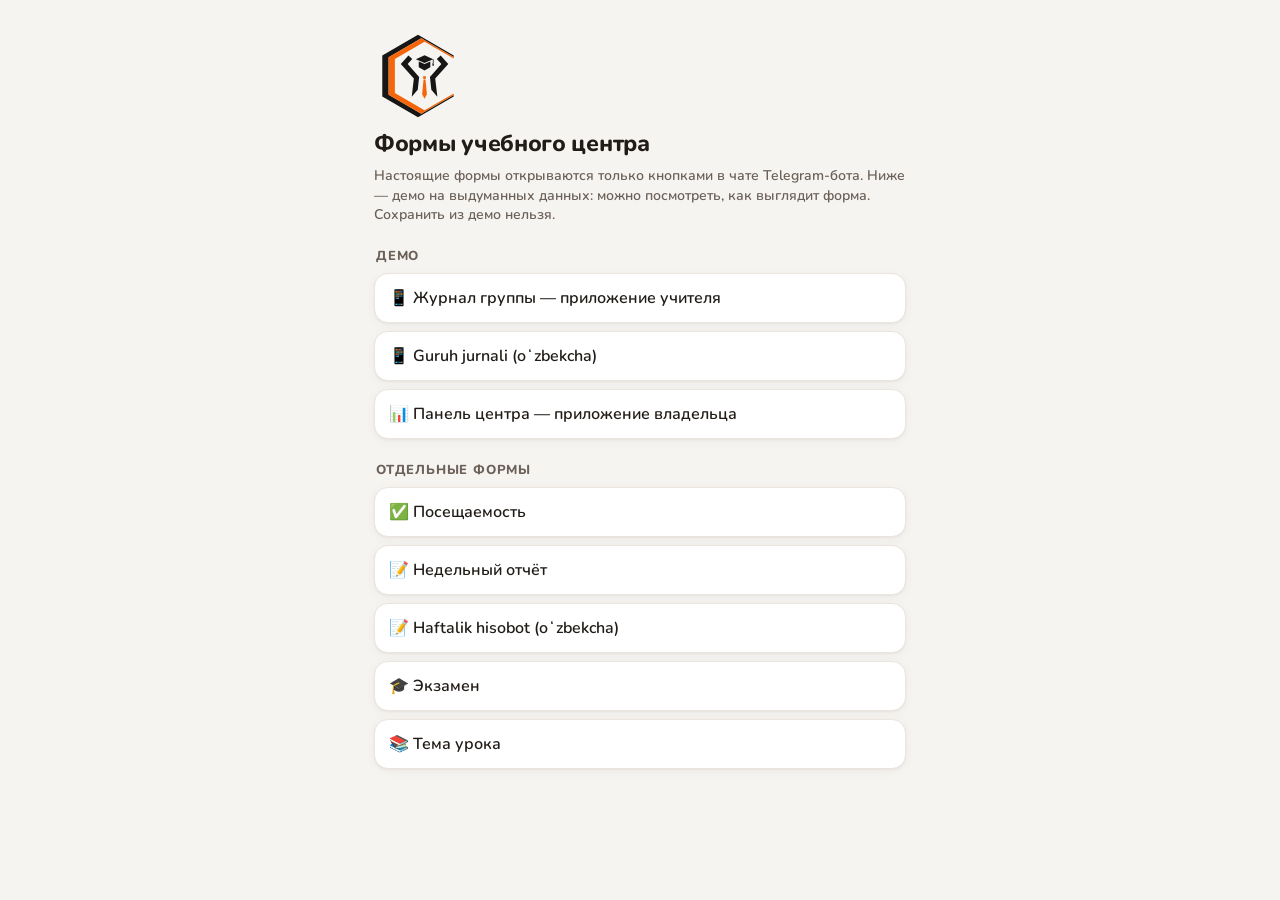
<file: docs/index.html>
<!DOCTYPE html>
<html lang="ru">
<head>
  <meta charset="utf-8">
  <meta name="viewport" content="width=device-width, initial-scale=1">
  <meta name="robots" content="noindex">
  <title>Формы учебного центра</title>
  <link rel="icon" href="./assets/logo.svg" type="image/svg+xml">
  <link rel="alternate icon" href="./assets/logo-32.png" type="image/png">
  <link rel="apple-touch-icon" href="./assets/logo-180.png">
  <link rel="stylesheet" href="assets/style.css">
</head>
<body>
<main>
  <picture class="landing-logo">
    <source srcset="assets/logo-dark.svg" media="(prefers-color-scheme: dark)">
    <img src="assets/logo.svg" alt="" width="96" height="96">
  </picture>
  <h1>Формы учебного центра</h1>
  <p class="hint">Настоящие формы открываются только кнопками в чате Telegram-бота.
    Ниже — демо на выдуманных данных: можно посмотреть, как выглядит форма. Сохранить из демо нельзя.</p>
  <h2>Демо</h2>
  <a class="choice" href="app/?demo"><span class="grow">📱 Журнал группы — приложение учителя</span></a>
  <a class="choice" href="app/?demo&amp;lang=uz"><span class="grow">📱 Guruh jurnali (oʻzbekcha)</span></a>
  <a class="choice" href="owner/?demo"><span class="grow">📊 Панель центра — приложение владельца</span></a>
  <h2>Отдельные формы</h2>
  <a class="choice" href="forms/attendance.html?demo"><span class="grow">✅ Посещаемость</span></a>
  <a class="choice" href="forms/weekly.html?demo"><span class="grow">📝 Недельный отчёт</span></a>
  <a class="choice" href="forms/weekly.html?demo&amp;lang=uz"><span class="grow">📝 Haftalik hisobot (oʻzbekcha)</span></a>
  <a class="choice" href="forms/exam.html?demo"><span class="grow">🎓 Экзамен</span></a>
  <a class="choice" href="forms/topic.html?demo"><span class="grow">📚 Тема урока</span></a>
</main>
<script>
  if (window.matchMedia && matchMedia("(prefers-color-scheme: dark)").matches)
    document.documentElement.setAttribute("data-theme", "dark");
</script>
</body>
</html>
</file>
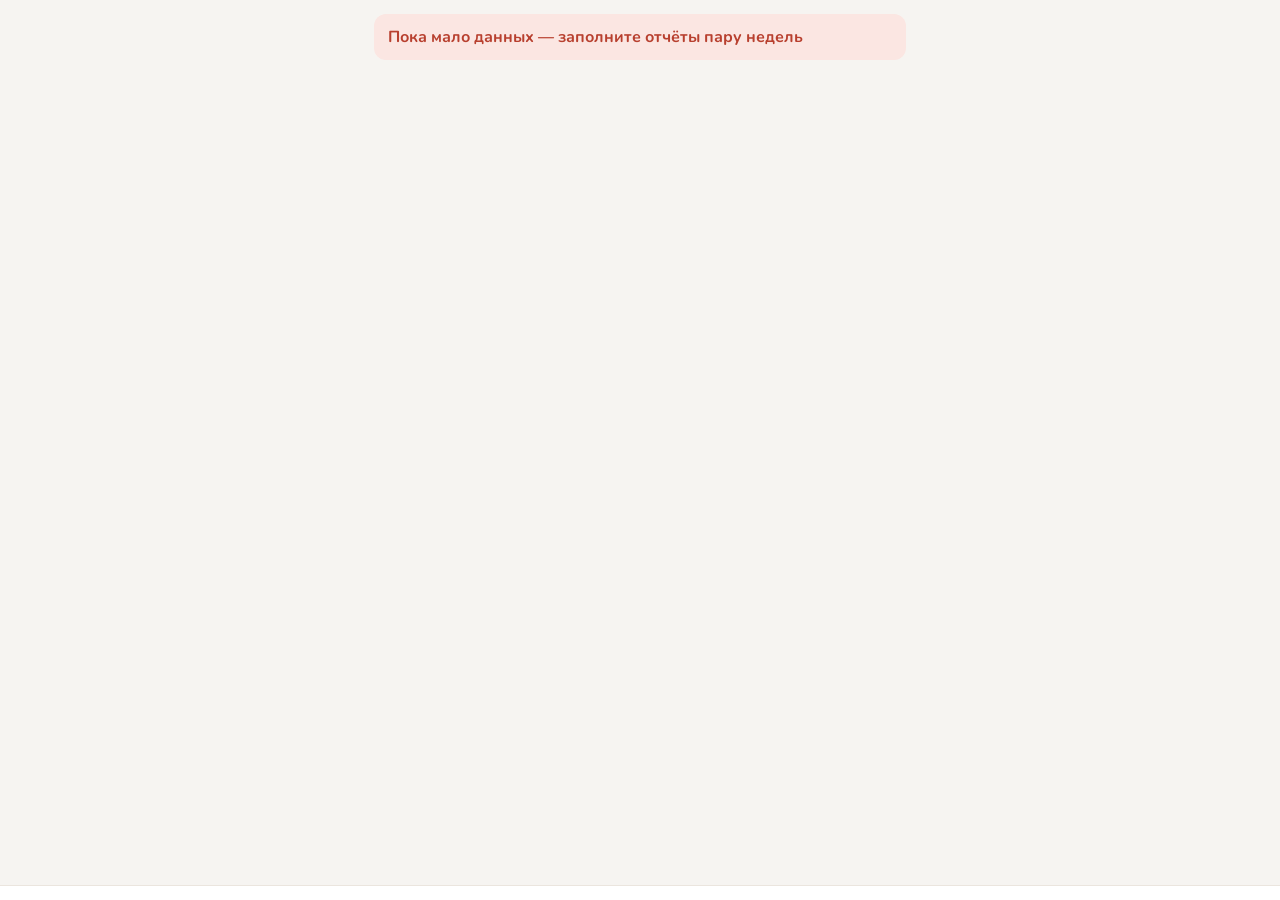
<file: docs/app/index.html>
<!DOCTYPE html>
<html lang="ru">
<head>
  <meta charset="utf-8">
  <meta name="viewport" content="width=device-width, initial-scale=1, maximum-scale=1">
  <meta name="referrer" content="no-referrer">
  <meta name="robots" content="noindex">
  <title>Журнал группы</title>
  <link rel="icon" href="../assets/logo.svg" type="image/svg+xml">
  <link rel="alternate icon" href="../assets/logo-32.png" type="image/png">
  <link rel="apple-touch-icon" href="../assets/logo-180.png">
  <link rel="preload" href="../assets/fonts/nunito-cyrillic-wght-normal.woff2" as="font" type="font/woff2" crossorigin>
  <link rel="stylesheet" href="../assets/style.css">
  <!-- common.js первым: он запоминает ссылку до того, как её увидит telegram-web-app.js -->
  <script src="../assets/common.js"></script>
  <script src="https://telegram.org/js/telegram-web-app.js"></script>
</head>
<body class="with-tabs">
<div id="hubbar" class="hubbar hidden"><button type="button" id="hubback">← <span id="hubname"></span></button></div>
<main id="app"></main>
<nav id="tabbar" class="tabbar"></nav>
<!-- формы подключаются как части приложения (сами не запускаются) -->
<script>window.SB_HUB = true;</script>
<script src="../forms/attendance.js"></script>
<script src="../forms/weekly.js"></script>
<script src="../forms/exam.js"></script>
<script src="../forms/topic.js"></script>
<script src="app.js"></script>
</body>
</html>
</file>
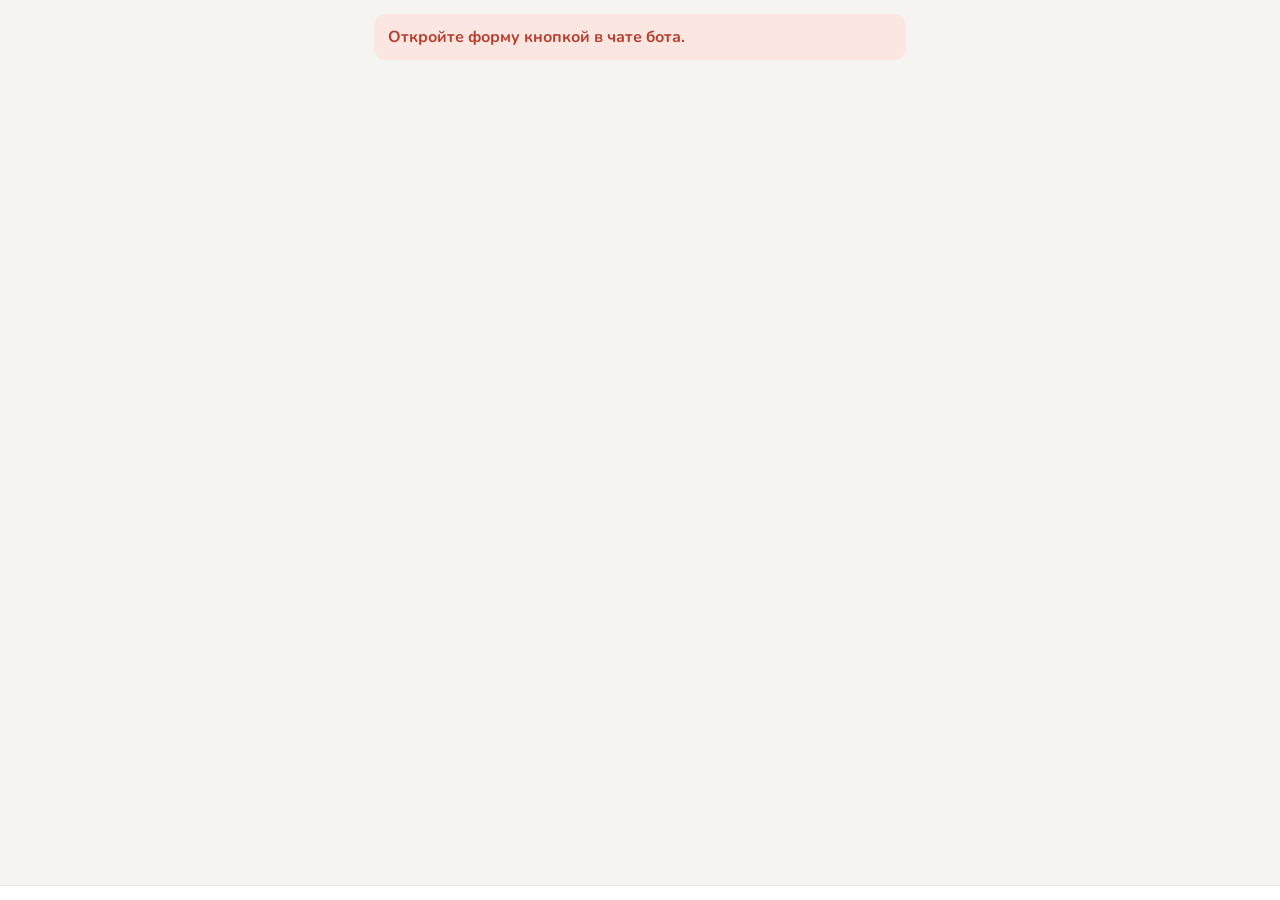
<file: docs/owner/index.html>
<!DOCTYPE html>
<html lang="ru">
<head>
  <meta charset="utf-8">
  <meta name="viewport" content="width=device-width, initial-scale=1, maximum-scale=1">
  <meta name="referrer" content="no-referrer">
  <meta name="robots" content="noindex">
  <title>Панель центра</title>
  <link rel="icon" href="../assets/logo.svg" type="image/svg+xml">
  <link rel="alternate icon" href="../assets/logo-32.png" type="image/png">
  <link rel="apple-touch-icon" href="../assets/logo-180.png">
  <link rel="preload" href="../assets/fonts/nunito-cyrillic-wght-normal.woff2" as="font" type="font/woff2" crossorigin>
  <link rel="stylesheet" href="../assets/style.css">
  <!-- common.js первым: он запоминает ссылку до того, как её увидит telegram-web-app.js -->
  <script src="../assets/common.js"></script>
  <script src="https://telegram.org/js/telegram-web-app.js"></script>
</head>
<body class="with-tabs">
<main id="app"></main>
<nav id="tabbar" class="tabbar"></nav>
<script src="owner.js"></script>
</body>
</html>
</file>
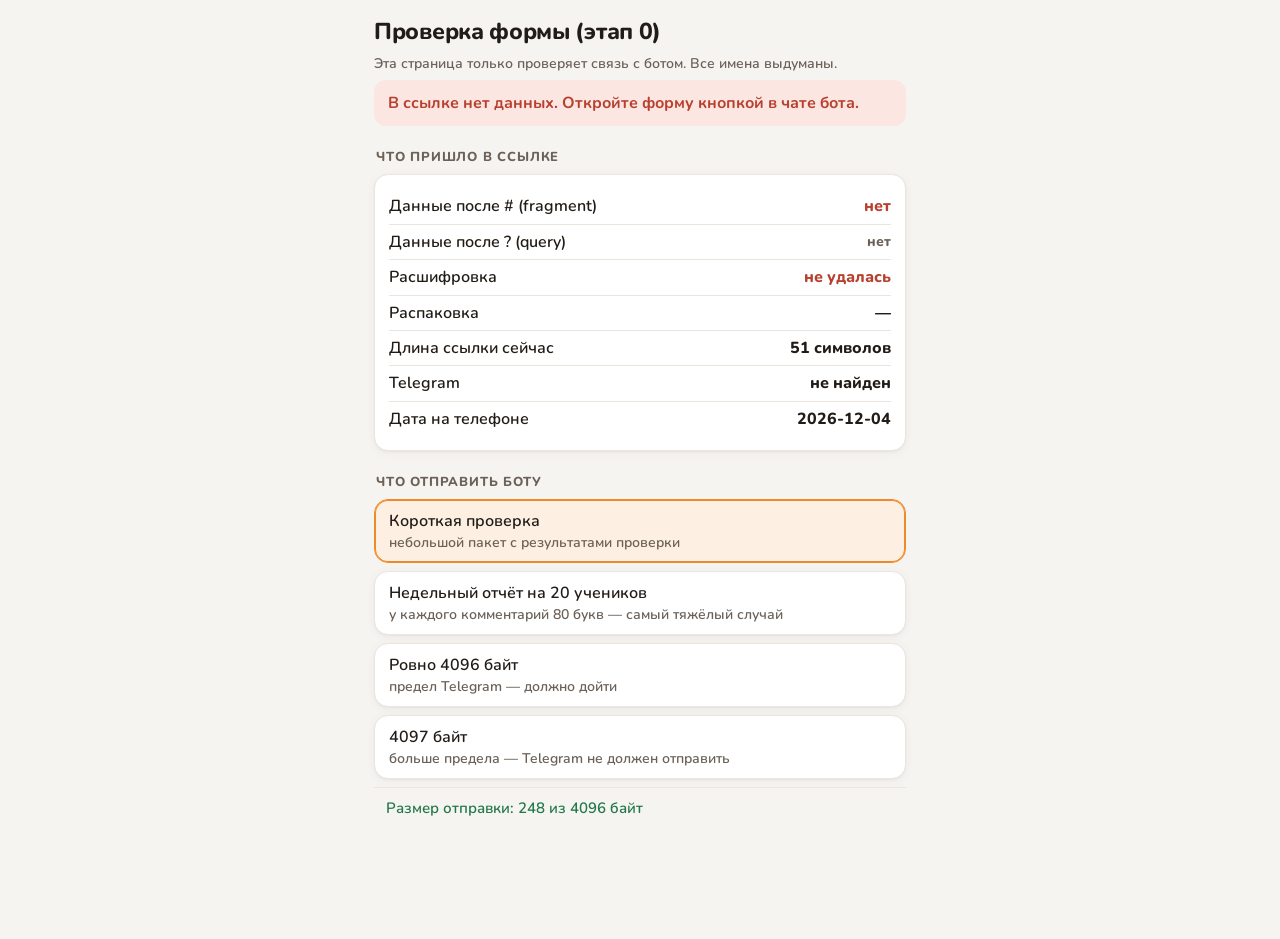
<file: docs/probe/index.html>
<!DOCTYPE html>
<html lang="ru">
<head>
  <meta charset="utf-8">
  <meta name="viewport" content="width=device-width, initial-scale=1, maximum-scale=1">
  <meta name="referrer" content="no-referrer">
  <title>Проверка формы</title>
  <link rel="icon" href="../assets/logo.svg" type="image/svg+xml">
  <link rel="alternate icon" href="../assets/logo-32.png" type="image/png">
  <link rel="apple-touch-icon" href="../assets/logo-180.png">
  <link rel="stylesheet" href="../assets/style.css">
  <!-- common.js первым: он запоминает ссылку до того, как её увидит telegram-web-app.js -->
  <script src="../assets/common.js"></script>
  <script src="https://telegram.org/js/telegram-web-app.js"></script>
</head>
<body>
<main>
  <h1>Проверка формы (этап 0)</h1>
  <p class="hint">Эта страница только проверяет связь с ботом. Все имена выдуманы.</p>

  <div id="error" class="error-box hidden"></div>

  <h2>Что пришло в ссылке</h2>
  <div class="card" id="diag"></div>

  <h2>Что отправить боту</h2>
  <div id="choices"></div>

  <div class="counter" id="counter">…</div>
</main>
<script src="probe.js"></script>
</body>
</html>
</file>
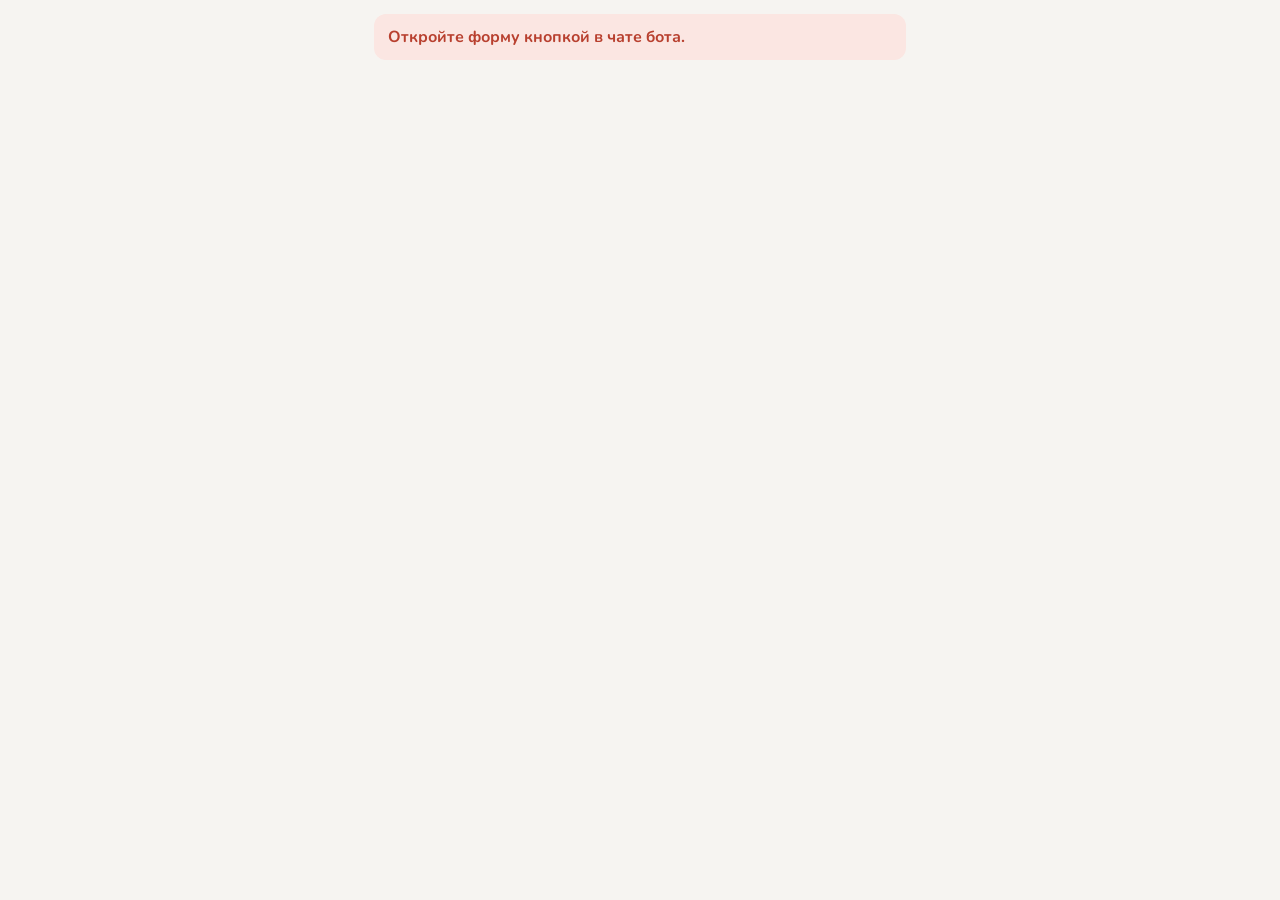
<file: docs/forms/attendance.html>
<!DOCTYPE html>
<html lang="ru">
<head>
  <meta charset="utf-8">
  <meta name="viewport" content="width=device-width, initial-scale=1, maximum-scale=1">
  <meta name="referrer" content="no-referrer">
  <meta name="robots" content="noindex">
  <title>SchoolBot</title>
  <link rel="icon" href="../assets/logo.svg" type="image/svg+xml">
  <link rel="alternate icon" href="../assets/logo-32.png" type="image/png">
  <link rel="apple-touch-icon" href="../assets/logo-180.png">
  <link rel="preload" href="../assets/fonts/nunito-cyrillic-wght-normal.woff2" as="font" type="font/woff2" crossorigin>
  <link rel="stylesheet" href="../assets/style.css">
  <!-- common.js первым: он запоминает ссылку до того, как её увидит telegram-web-app.js -->
  <script src="../assets/common.js"></script>
  <script src="https://telegram.org/js/telegram-web-app.js"></script>
</head>
<body>
<main id="app"></main>
<script src="attendance.js"></script>
</body>
</html>
</file>
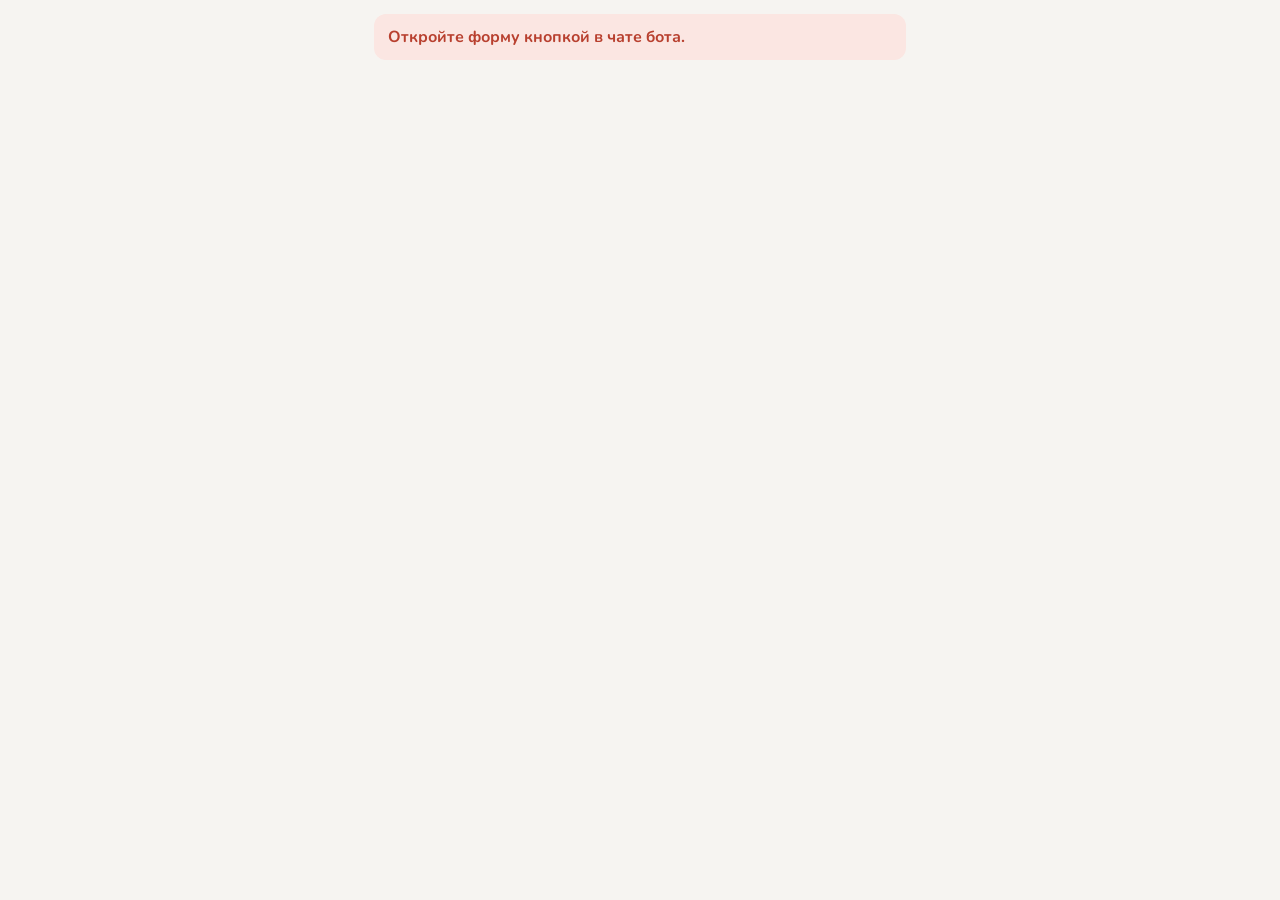
<file: docs/forms/exam.html>
<!DOCTYPE html>
<html lang="ru">
<head>
  <meta charset="utf-8">
  <meta name="viewport" content="width=device-width, initial-scale=1, maximum-scale=1">
  <meta name="referrer" content="no-referrer">
  <meta name="robots" content="noindex">
  <title>SchoolBot</title>
  <link rel="icon" href="../assets/logo.svg" type="image/svg+xml">
  <link rel="alternate icon" href="../assets/logo-32.png" type="image/png">
  <link rel="apple-touch-icon" href="../assets/logo-180.png">
  <link rel="preload" href="../assets/fonts/nunito-cyrillic-wght-normal.woff2" as="font" type="font/woff2" crossorigin>
  <link rel="stylesheet" href="../assets/style.css">
  <!-- common.js первым: он запоминает ссылку до того, как её увидит telegram-web-app.js -->
  <script src="../assets/common.js"></script>
  <script src="https://telegram.org/js/telegram-web-app.js"></script>
</head>
<body>
<main id="app"></main>
<script src="exam.js"></script>
</body>
</html>
</file>
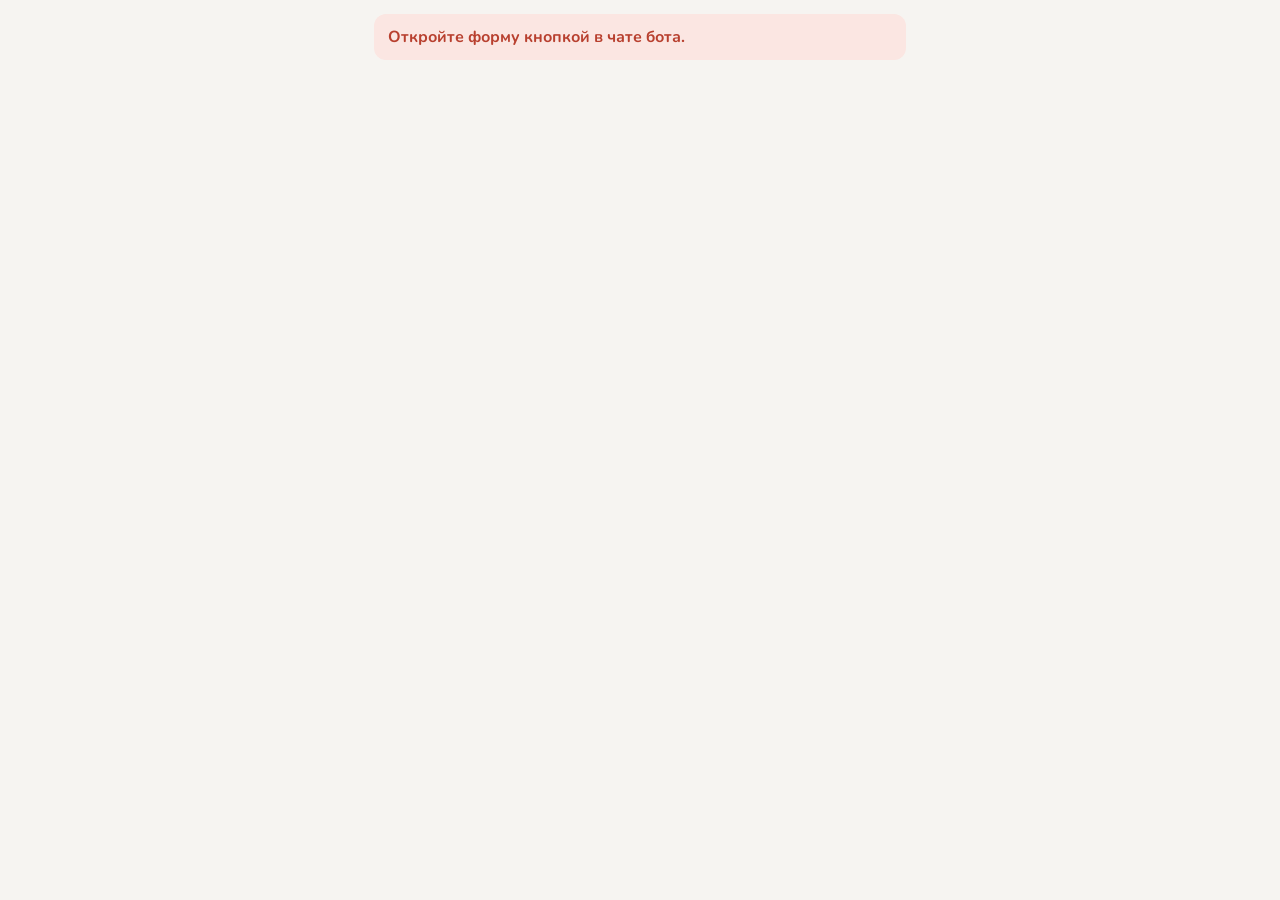
<file: docs/forms/topic.html>
<!DOCTYPE html>
<html lang="ru">
<head>
  <meta charset="utf-8">
  <meta name="viewport" content="width=device-width, initial-scale=1, maximum-scale=1">
  <meta name="referrer" content="no-referrer">
  <meta name="robots" content="noindex">
  <title>SchoolBot</title>
  <link rel="icon" href="../assets/logo.svg" type="image/svg+xml">
  <link rel="alternate icon" href="../assets/logo-32.png" type="image/png">
  <link rel="apple-touch-icon" href="../assets/logo-180.png">
  <link rel="preload" href="../assets/fonts/nunito-cyrillic-wght-normal.woff2" as="font" type="font/woff2" crossorigin>
  <link rel="stylesheet" href="../assets/style.css">
  <!-- common.js первым: он запоминает ссылку до того, как её увидит telegram-web-app.js -->
  <script src="../assets/common.js"></script>
  <script src="https://telegram.org/js/telegram-web-app.js"></script>
</head>
<body>
<main id="app"></main>
<script src="topic.js"></script>
</body>
</html>
</file>
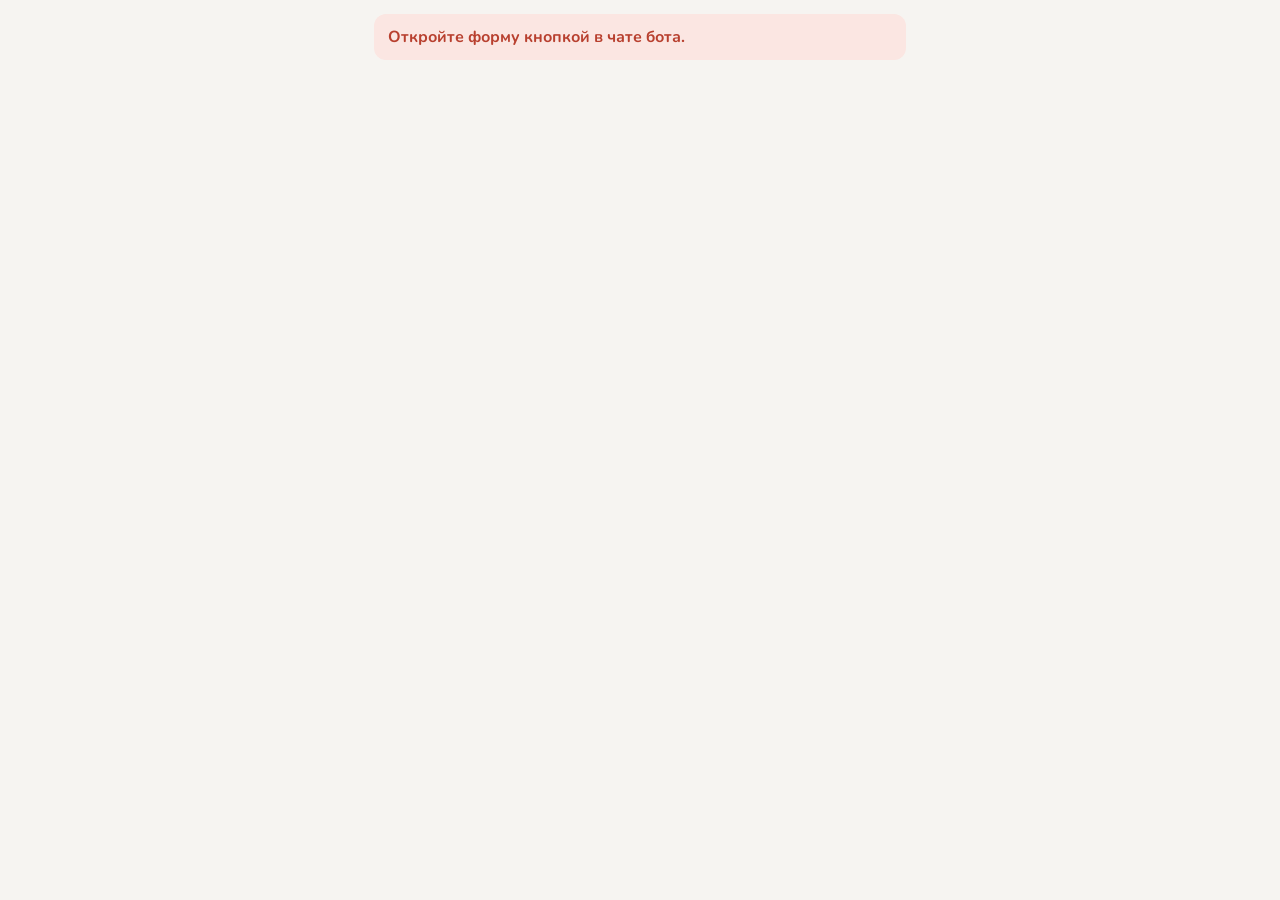
<file: docs/forms/weekly.html>
<!DOCTYPE html>
<html lang="ru">
<head>
  <meta charset="utf-8">
  <meta name="viewport" content="width=device-width, initial-scale=1, maximum-scale=1">
  <meta name="referrer" content="no-referrer">
  <meta name="robots" content="noindex">
  <title>SchoolBot</title>
  <link rel="icon" href="../assets/logo.svg" type="image/svg+xml">
  <link rel="alternate icon" href="../assets/logo-32.png" type="image/png">
  <link rel="apple-touch-icon" href="../assets/logo-180.png">
  <link rel="preload" href="../assets/fonts/nunito-cyrillic-wght-normal.woff2" as="font" type="font/woff2" crossorigin>
  <link rel="stylesheet" href="../assets/style.css">
  <!-- common.js первым: он запоминает ссылку до того, как её увидит telegram-web-app.js -->
  <script src="../assets/common.js"></script>
  <script src="https://telegram.org/js/telegram-web-app.js"></script>
</head>
<body>
<main id="app"></main>
<script src="weekly.js"></script>
</body>
</html>
</file>
<file: docs/assets/style.css>
/*
 * Стили всех форм — в одном файле.
 * Стиль: строгий деловой — белые карточки с тонкой рамкой и мягкой тенью, оранжевый акцент,
 * линейные иконки (SVG).
 *
 * На чём основан дизайн (коротко — подробнее в README, раздел «Дизайн и анимации»):
 *  • контраст текста не ниже 4.5:1 (WCAG 2.2 AA) — поэтому кнопки тёмно-оранжевые, а серый текст темнее;
 *  • кнопки и строки не ниже 44–48 px (Apple HIG, Material Design 3) — удобно пальцем;
 *  • цвет никогда не единственный признак: рядом всегда текст или значок (WCAG 1.4.1);
 *  • движение — по Material Design 3: появление 300–400 мс с «замедлением», уход 150–200 мс
 *    с «ускорением»; анимации интерфейса 100–500 мс (Nielsen Norman Group); общий элемент
 *    (аватар ученика) «перелетает» из списка в профиль — так видно, откуда пришёл экран;
 *  • «Уменьшить движение» в телефоне выключает все анимации.
 * Все цвета и размеры — переменные ниже: их легко поменять под будущий дизайн из Figma.
 * Тёмная тема включается сама, если в Telegram тёмная тема.
 */

@font-face {
  font-family: "Nunito";
  src: url("fonts/nunito-cyrillic-wght-normal.woff2") format("woff2");
  font-weight: 200 1000;
  font-display: swap;
  unicode-range: U+0301, U+0400-045F, U+0490-0491, U+04B0-04B1, U+2116;
}
@font-face {
  font-family: "Nunito";
  src: url("fonts/nunito-latin-wght-normal.woff2") format("woff2");
  font-weight: 200 1000;
  font-display: swap;
  unicode-range: U+0000-00FF, U+0131, U+0152-0153, U+02BB-02BC, U+02C6, U+02DA, U+02DC, U+2000-206F, U+20AC, U+2122, U+2191, U+2193, U+2212;
}

:root {
  /* Палитра (светлая тема) */
  --bg: #f6f4f1;
  --surface: #ffffff;
  --surface-2: #faf7f3;
  --line: #ebe5de;
  --line-strong: #d8cec3;
  --text: #211c17;
  --muted: #6b6158;

  --accent: #ef8a2b;          /* декоративный: кольца, столбики, индикаторы */
  --accent-dark: #a3530a;     /* текст на светлом */
  --accent-soft: #fdf0e2;
  --accent-text: #ffffff;
  --primary: #b85a0a;         /* главные кнопки: белый текст 4.7:1 */
  --primary-press: #9e4d08;

  --ok: #2f9e5b;      --ok-dark: #23784a;      --ok-soft: #e3f3e9;
  --late: #e3a21a;    --late-dark: #8a5f00;    --late-soft: #fcf2da;
  --absent: #df5a4b;  --absent-dark: #b8402f;  --absent-soft: #fbe6e2;
  --excused: #3d8fd6; --excused-dark: #2a6fae; --excused-soft: #e3effa;
  --lv0: #df5a4b; --lv1: #e3a21a; --lv2: #6fb84f; --lv3: #2f9e5b;

  /* Формы и размеры */
  --radius: 14px;
  --radius-sm: 10px;
  --shadow: 0 1px 2px rgba(33, 28, 23, 0.05), 0 2px 12px rgba(33, 28, 23, 0.04);
  --shadow-lg: 0 6px 28px rgba(33, 28, 23, 0.10);
  --tap: 50px;                /* минимальная высота кнопки — удобно пальцем */
  --font: "Nunito", -apple-system, "Segoe UI", Roboto, Arial, sans-serif;
  --size: 16px;

  /* Движение (Material Design 3): кривые и длительности */
  --ease: cubic-bezier(0.2, 0, 0, 1);              /* стандартная */
  --ease-in: cubic-bezier(0.05, 0.7, 0.1, 1);      /* появление: быстро стартует, мягко садится */
  --ease-out: cubic-bezier(0.3, 0, 0.8, 0.15);     /* уход: мягко стартует, быстро исчезает */
  --ease-spring: cubic-bezier(0.34, 1.4, 0.64, 1); /* лёгкая «пружина» для отметок */
  --d-xs: 100ms; --d-s: 150ms; --d-m: 300ms; --d-l: 400ms; --d-xl: 600ms;
}

html[data-theme="dark"] {
  --primary: #d9741a;
  --primary-press: #c2650f;
  --accent-dark: #f3a35a;
  --late-dark: #e8b54a;
  --ok-dark: #5cc488;
  --absent-dark: #f08a7c;
  --excused-dark: #79b4ea;
  --bg: #17130f;
  --surface: #221c17;
  --surface-2: #2a231d;
  --line: #352c24;
  --line-strong: #4a3e33;
  --text: #f4ece4;
  --muted: #ad9f92;
  --accent-dark: #e07b1f;
  --accent-soft: #3a2a1c;
  --ok-soft: #1c3526;
  --late-soft: #3a3019;
  --absent-soft: #3d221e;
  --excused-soft: #1b3043;
  --shadow: 0 1px 2px rgba(0, 0, 0, 0.3);
  --shadow-lg: 0 6px 28px rgba(0, 0, 0, 0.4);
}

* { box-sizing: border-box; -webkit-tap-highlight-color: transparent; }

html, body {
  margin: 0;
  padding: 0;
  background: var(--bg);
  color: var(--text);
  font-family: var(--font);
  font-size: var(--size);
  font-weight: 600;
  line-height: 1.4;
  -webkit-text-size-adjust: 100%;
}

main {
  max-width: 560px;
  margin: 0 auto;
  padding: 14px 14px 110px; /* снизу место под кнопку Telegram */
}

h1 { font-size: 23px; font-weight: 800; margin: 2px 0 4px; letter-spacing: -0.3px; }
h2 { font-size: 13px; font-weight: 800; margin: 22px 2px 8px; color: var(--muted);
     text-transform: uppercase; letter-spacing: 0.8px; }
p { margin: 6px 0; }

.hint { color: var(--muted); font-size: 14px; font-weight: 600; }
.hidden { display: none !important; }
.grow { flex: 1; min-width: 0; }
.center { text-align: center; }
.ok { color: var(--ok-dark); }
.warn { color: var(--late-dark); }
.bad { color: var(--absent-dark); }
.footer { margin-top: 18px; }
.link { border: 0; background: none; color: var(--accent-dark); font: inherit; font-weight: 800; font-size: 14px;
        cursor: pointer; padding: 4px 0; }
.h2row { display: flex; align-items: baseline; justify-content: space-between; }
.h2row h2 { margin-bottom: 8px; }
.empty-state { text-align: center; color: var(--muted); font-weight: 700; padding: 22px 12px;
               border: 1.5px dashed var(--line-strong); border-radius: var(--radius); margin: 8px 0; }

/* ---------- иконки ---------- */
.ic { width: 22px; height: 22px; flex: none; display: inline-block; vertical-align: middle; }
.ic svg { width: 100%; height: 100%; display: block; }
.ic-sm { width: 16px; height: 16px; }
.ic-lg { width: 26px; height: 26px; }

/* ---------- шапка формы ---------- */
.topbar { display: flex; align-items: center; gap: 10px; margin-bottom: 12px; }
.topbar .grow { flex: 1; min-width: 0; }
.group-chip {
  display: inline-flex; align-items: center; gap: 6px;
  padding: 3px 10px; border-radius: 999px;
  background: var(--accent-soft); color: var(--accent-dark);
  font-weight: 800; font-size: 13px;
}
.icon-btn {
  width: 40px; height: 40px; flex: none; display: inline-flex; align-items: center; justify-content: center;
  border: 1px solid var(--line); border-radius: var(--radius-sm);
  background: var(--surface); color: var(--text); box-shadow: var(--shadow);
  font: inherit; font-size: 20px; font-weight: 800; cursor: pointer;
}
.icon-btn:active { transform: scale(0.96); }

/* ---------- полоса прогресса ---------- */
.progress {
  position: relative; height: 8px; border-radius: 999px;
  background: var(--line); overflow: hidden;
}
.progress > span {
  position: absolute; left: 0; top: 0; bottom: 0;
  border-radius: 999px; background: var(--accent);
  transition: width 0.5s cubic-bezier(.2,.8,.2,1);
}
.progress-label { display: flex; justify-content: space-between; font-size: 13px; color: var(--muted);
                  font-weight: 700; margin: 6px 2px 0; }

/* ---------- карточки ---------- */
.card {
  background: var(--surface);
  border: 1px solid var(--line);
  border-radius: var(--radius);
  box-shadow: var(--shadow);
  padding: 14px;
  margin-bottom: 10px;
}
.card.soft { background: var(--surface-2); box-shadow: none; }
.row { display: flex; justify-content: space-between; align-items: center; gap: 8px;
       padding: 6px 0; border-bottom: 1px solid var(--line); }
.row:last-child { border-bottom: 0; }
.row .label { flex: 1; }
.row .value { text-align: right; font-weight: 800; }

/* ---------- кнопки ---------- */
.btn {
  display: flex; align-items: center; justify-content: center; gap: 8px;
  width: 100%; min-height: var(--tap);
  padding: 10px 16px;
  border: 0; border-radius: 12px;
  background: var(--primary); color: var(--accent-text);
  box-shadow: inset 0 -2px 0 rgba(0, 0, 0, 0.14), 0 2px 8px rgba(184, 90, 10, 0.22);
  font: inherit; font-weight: 800; font-size: 16px;
  cursor: pointer; transition: transform var(--d-m) var(--ease-in), background var(--d-s) var(--ease);
}
.btn:active { transform: scale(0.97); background: var(--primary-press); transition-duration: var(--d-xs); }
.btn.ghost {
  background: var(--surface); color: var(--text);
  border: 1px solid var(--line-strong); box-shadow: none;
}
.btn.small { min-height: 40px; font-size: 14px; width: auto; padding: 6px 14px; }
.btn[disabled] { background: var(--line); color: var(--muted); box-shadow: none; }
.btn-row { display: flex; gap: 8px; margin-top: 14px; }
.btn-row .btn { flex: 1; }

/* ---------- выбор (вариант ответа, ученик, дата) ---------- */
.choice {
  display: flex; align-items: center; gap: 12px;
  width: 100%; min-height: var(--tap);
  padding: 10px 14px; margin-bottom: 8px;
  background: var(--surface); color: var(--text);
  border: 1px solid var(--line); border-radius: var(--radius); box-shadow: var(--shadow);
  font: inherit; text-align: left; cursor: pointer;
  transition: transform 0.08s, background 0.15s, border-color 0.15s;
}
.choice:active { transform: scale(0.99); }
a.choice { text-decoration: none; }
.choice.selected {
  background: var(--accent-soft); border-color: var(--accent);
  box-shadow: 0 0 0 1px var(--accent) inset;
}
.choice .grow { flex: 1; min-width: 0; }
.choice .sub { display: block; font-size: 13px; color: var(--muted); font-weight: 600; }
.choice.missing { animation: shake 0.35s; border-color: var(--absent); }
.choice.current { opacity: 0.55; }
.choice.muted { opacity: 0.6; cursor: default; }

/* «сигнал» 0–3: четыре столбика разной высоты */
.bars { display: inline-flex; align-items: flex-end; gap: 2px; height: 16px; flex: none; }
.bars i { display: block; width: 4px; border-radius: 2px; background: var(--line-strong); }
.bars i:nth-child(1) { height: 5px; } .bars i:nth-child(2) { height: 8px; }
.bars i:nth-child(3) { height: 12px; } .bars i:nth-child(4) { height: 16px; }
.bars.v0 i:nth-child(-n+1), .bars.v1 i:nth-child(-n+2),
.bars.v2 i:nth-child(-n+3), .bars.v3 i:nth-child(-n+4) { background: var(--accent); }

/* аватар с первой буквой имени */
.avatar {
  width: 38px; height: 38px; flex: none; border-radius: 50%;
  display: flex; align-items: center; justify-content: center;
  font-weight: 800; font-size: 16px; color: #fff;
}

/* пилюля статуса */
.pill {
  flex: none; display: inline-flex; align-items: center; justify-content: center;
  min-width: 100px; padding: 6px 10px; border-radius: 999px;
  font-size: 12px; font-weight: 800; letter-spacing: 0.2px;
}
.pill.present { background: var(--ok); color: #fff; }
.pill.late    { background: var(--late); color: #3a2900; }
.pill.absent  { background: var(--absent); color: #fff; }
.pill.excused { background: var(--excused); color: #fff; }
.pill.done    { background: var(--ok-soft); color: var(--ok-dark); min-width: 0; }
.pill.saved   { background: var(--surface-2); color: var(--muted); min-width: 0; border: 1px solid var(--line); }
.pill.empty   { background: transparent; color: var(--muted); min-width: 0; border: 1.5px dashed var(--line-strong); }

.student.present { border-color: var(--line); }
.student.late    { background: var(--late-soft); }
.student.absent  { background: var(--absent-soft); }
.student.excused { background: var(--excused-soft); }

/* ---------- даты ---------- */
.dates { display: flex; gap: 8px; overflow-x: auto; padding: 2px 2px 8px; margin: 0 -2px; scrollbar-width: none; }
.dates::-webkit-scrollbar { display: none; }
.date {
  flex: none; min-width: 60px; padding: 8px 6px 6px;
  border: 1px solid var(--line); border-radius: var(--radius-sm); box-shadow: var(--shadow);
  background: var(--surface); color: var(--text); font: inherit; text-align: center; cursor: pointer;
}
.date b { display: block; font-size: 19px; font-weight: 800; }
.date small { display: block; font-size: 11px; color: var(--muted); font-weight: 800; text-transform: uppercase; }
.date .dot { display: block; height: 6px; margin-top: 3px; }
.date .dot::after { content: ""; display: inline-block; width: 6px; height: 6px; border-radius: 50%; background: transparent; }
.date.lesson .dot::after { background: var(--accent); }
.date.saved .dot::after { background: var(--ok); }
.date.selected { background: var(--accent); border-color: var(--accent); color: #fff; }
.date.selected small { color: rgba(255, 255, 255, 0.85); }
.date.selected .dot::after { background: #fff; }

/* ---------- сегменты ---------- */
.segments { display: flex; gap: 8px; }
.segments .choice { margin-bottom: 0; justify-content: center; text-align: center; padding: 8px; }
.segments .choice .sub { text-align: center; }
.seg { display: flex; padding: 3px; gap: 3px; border-radius: 12px; background: var(--line); }
.seg button { flex: 1; min-height: 40px; border: 0; border-radius: 9px; background: transparent; color: var(--muted);
              font: inherit; font-size: 14px; font-weight: 800; cursor: pointer; }
.seg button.on { background: var(--surface); color: var(--text); box-shadow: var(--shadow); }

/* ---------- плитки-счётчики (посещаемость) ---------- */
.stats { display: grid; grid-template-columns: repeat(4, 1fr); gap: 6px; margin: 10px 0; }
.stat { border-radius: var(--radius-sm); padding: 8px 4px; text-align: center; }
.stat b { display: block; font-size: 21px; font-weight: 800; }
.stat small { display: block; font-size: 11px; font-weight: 800; text-transform: uppercase; letter-spacing: 0.3px; }
.stat.present { background: var(--ok-soft); color: var(--ok-dark); }
.stat.late    { background: var(--late-soft); color: var(--late-dark); }
.stat.absent  { background: var(--absent-soft); color: var(--absent-dark); }
.stat.excused { background: var(--excused-soft); color: var(--excused-dark); }

/* ---------- фразы и комментарий ---------- */
.chips { display: flex; flex-wrap: wrap; gap: 6px; margin: 8px 0; }
.chip {
  padding: 7px 12px; border-radius: 999px;
  border: 1px solid var(--line-strong);
  background: var(--surface); color: var(--text);
  font: inherit; font-size: 13px; font-weight: 700; cursor: pointer;
}
.chip:active { transform: scale(0.97); }
.chip.on { background: var(--accent); border-color: var(--accent); color: #fff; }
textarea, input[type="text"] {
  width: 100%; min-height: 80px; resize: vertical;
  padding: 12px; border-radius: 12px;
  border: 1px solid var(--line-strong); background: var(--surface); color: var(--text);
  font: inherit; font-weight: 600;
}
input[type="text"] { min-height: var(--tap); }
textarea:focus, input:focus { outline: none; border-color: var(--accent); box-shadow: 0 0 0 3px var(--accent-soft); }
.counter-line { display: flex; justify-content: space-between; font-size: 12px; color: var(--muted);
                font-weight: 700; margin-top: 4px; }

/* ---------- вопрос (старый вид, экзамен) ---------- */
.question { margin-top: 18px; }
.question h3 { font-size: 17px; font-weight: 800; margin: 0 0 8px; display: flex; align-items: center; gap: 8px; }
.num { width: 24px; height: 24px; border-radius: 50%; flex: none; display: inline-flex; align-items: center;
       justify-content: center; background: var(--accent-soft); color: var(--accent-dark); font-size: 12px; font-weight: 800; }
.badge { display: inline-block; padding: 2px 8px; border-radius: 6px; font-size: 11px; font-weight: 800;
         background: var(--surface-2); color: var(--muted); text-transform: uppercase; border: 1px solid var(--line); }

.student-head { display: flex; align-items: center; gap: 12px; margin: 12px 0 6px; }
.student-head .avatar { width: 52px; height: 52px; font-size: 22px; }
.student-name { font-size: 24px; font-weight: 800; line-height: 1.1; }

/* ---------- всплывающие сообщения ---------- */
.toast {
  position: fixed; left: 12px; right: 12px; bottom: 16px; z-index: 30;
  max-width: 536px; margin: 0 auto;
  padding: 13px 16px; border-radius: 12px;
  background: var(--text); color: var(--bg); box-shadow: var(--shadow-lg);
  font-weight: 800; text-align: center;
  animation: pop 0.25s ease-out;
}
.toast.bad { background: var(--absent-dark); color: #fff; }
.error-box { background: var(--absent-soft); color: var(--absent-dark); border-radius: 12px;
             padding: 12px 14px; margin-bottom: 10px; font-weight: 700; }

/* кнопка «Сохранить», если форма открыта не в Telegram (просмотр/демо) */
.save-bar { position: fixed; left: 0; right: 0; bottom: 0; padding: 10px 14px 14px;
            background: linear-gradient(transparent, var(--bg) 30%); z-index: 9; }
.save-bar .btn { max-width: 532px; margin: 0 auto; }
body.with-tabs:not(.in-form) .save-bar { bottom: calc(64px + env(safe-area-inset-bottom)); }

/* старый класс тестовой формы этапа 0 */
.counter { position: sticky; bottom: 0; padding: 10px 12px; background: var(--bg);
           border-top: 1px solid var(--line); font-size: 15px; }

/* ---------- анимации ---------- */
@keyframes pop { from { transform: scale(0.94); opacity: 0; } to { transform: scale(1); opacity: 1; } }
@keyframes shake { 0%, 100% { transform: translateX(0); } 25% { transform: translateX(-5px); } 75% { transform: translateX(5px); } }
@keyframes screenIn { from { opacity: 0; transform: translateY(8px); } to { opacity: 1; transform: none; } }
@keyframes rise { from { opacity: 0; transform: translateY(10px); } to { opacity: 1; transform: none; } }
@keyframes pulse { 0% { transform: scale(1); opacity: 0.5; } 100% { transform: scale(1.6); opacity: 0; } }
@keyframes tick { 0% { transform: scale(0.7); } 60% { transform: scale(1.08); } 100% { transform: scale(1); } }
@keyframes bump { 0% { transform: scale(1); } 40% { transform: scale(1.18); } 100% { transform: scale(1); } }
@keyframes inRight { from { opacity: 0; transform: translateX(28px); } to { opacity: 1; transform: none; } }
@keyframes inLeft { from { opacity: 0; transform: translateX(-28px); } to { opacity: 1; transform: none; } }
@keyframes outLeft { to { opacity: 0; transform: translateX(-20px); } }
@keyframes outRight { to { opacity: 0; transform: translateX(20px); } }
@keyframes fadeIn { from { opacity: 0; } to { opacity: 1; } }
@keyframes fadeOut { to { opacity: 0; } }
@keyframes throughIn { from { opacity: 0; transform: scale(0.985); } to { opacity: 1; transform: none; } }
@keyframes sheetUp { from { transform: translateY(100%); } to { transform: none; } }
@keyframes shimmer { from { background-position: -200px 0; } to { background-position: 200px 0; } }

/* Экран без View Transitions (старые телефоны): новый экран просто «въезжает» */
.screen { animation: screenIn var(--d-m) var(--ease-in); }
.screen.enter-push { animation: inRight var(--d-l) var(--ease-in); }
.screen.enter-pop { animation: inLeft var(--d-l) var(--ease-in); }
.screen.enter-tab { animation: throughIn var(--d-m) var(--ease-in); }
.screen.enter-none { animation: none; }
.rise { animation: rise var(--d-l) var(--ease-in) both; }

/* View Transitions API: снимок старого экрана уходит, новый приходит; нижнее меню не двигается */
::view-transition-old(root), ::view-transition-new(root) { animation-duration: var(--d-m); }
html[data-nav="push"]::view-transition-old(root) { animation: var(--d-s) var(--ease-out) both outLeft; }
html[data-nav="push"]::view-transition-new(root) { animation: var(--d-l) var(--ease-in) 60ms both inRight; }
html[data-nav="pop"]::view-transition-old(root) { animation: var(--d-s) var(--ease-out) both outRight; }
html[data-nav="pop"]::view-transition-new(root) { animation: var(--d-l) var(--ease-in) 60ms both inLeft; }
html[data-nav="tab"]::view-transition-old(root) { animation: 90ms var(--ease-out) both fadeOut; }
html[data-nav="tab"]::view-transition-new(root) { animation: 210ms var(--ease-in) 90ms both throughIn; }
::view-transition-group(hero-av), ::view-transition-group(hero-name) { animation-duration: var(--d-l);
  animation-timing-function: var(--ease); }
::view-transition-old(tabbar) { display: none; }
::view-transition-new(tabbar) { animation: none; }
.tabbar { view-transition-name: tabbar; }

@media (prefers-reduced-motion: reduce) {
  *, *::before, *::after { animation: none !important; transition: none !important; }
  ::view-transition-group(*), ::view-transition-old(*), ::view-transition-new(*) { animation: none !important; }
}

/* ================= приложение группы (app/) и панель центра (owner/) ================= */

/* ---------- нижнее меню ---------- */
body.with-tabs main { padding-bottom: 92px; }
.tabbar {
  position: fixed; left: 0; right: 0; bottom: 0; z-index: 8;
  display: flex; justify-content: center;
  padding: 6px 8px calc(8px + env(safe-area-inset-bottom));
  background: var(--surface); border-top: 1px solid var(--line);
}
.tab {
  position: relative; flex: 1; max-width: 120px;
  display: flex; flex-direction: column; align-items: center; gap: 2px;
  padding: 6px 4px 4px; border: 0; background: transparent;
  color: var(--muted); font: inherit; font-size: 11px; font-weight: 800; cursor: pointer;
}
.tab .ic { width: 24px; height: 24px; }
.tab { transition: color var(--d-s) var(--ease); min-height: 48px; }
.tab .ic { transition: transform var(--d-m) var(--ease-spring); }
.tab.active { color: var(--accent-dark); }
.tab.active .ic { transform: translateY(-1px) scale(1.06); }
.tabs-inner { position: relative; display: flex; width: 100%; max-width: 560px; }
/* индикатор активной вкладки скользит между вкладками */
.tab-ind { position: absolute; top: -7px; left: 0; height: 3px; border-radius: 0 0 3px 3px; background: var(--accent);
           transition: transform var(--d-l) var(--ease), width var(--d-l) var(--ease); pointer-events: none; }
.tab-dot { position: absolute; top: 0; right: 24%; min-width: 17px; height: 17px; padding: 0 5px;
           border-radius: 9px; background: var(--absent); color: #fff; font-size: 10px;
           display: flex; align-items: center; justify-content: center; }

.hubbar { max-width: 560px; margin: 0 auto; padding: 10px 14px 0; }
.hubbar button {
  display: inline-flex; align-items: center; gap: 6px;
  border: 1px solid var(--line); background: var(--surface); color: var(--text); box-shadow: var(--shadow);
  padding: 7px 12px; border-radius: 999px; font: inherit; font-weight: 800; font-size: 13px; cursor: pointer;
}

/* ---------- шапка группы ---------- */
.hero2 {
  position: relative; overflow: hidden; display: flex; gap: 12px; align-items: center;
  padding: 18px 16px; margin-bottom: 12px; border-radius: 18px;
  background: linear-gradient(135deg, #f49a45 0%, #e9771c 100%);
  box-shadow: 0 8px 24px rgba(233, 119, 28, 0.25);
  color: #fff;
}
.hero2::after { content: ""; position: absolute; right: -50px; top: -60px; width: 190px; height: 190px;
                border-radius: 50%; border: 28px solid rgba(255,255,255,0.08); }
.hero-left { flex: 1; min-width: 0; position: relative; z-index: 1; }
.hero2 small { display: block; font-size: 12px; font-weight: 800; opacity: 0.9; text-transform: uppercase; letter-spacing: 0.9px; }
.hero2 .title { font-size: 32px; font-weight: 800; line-height: 1.05; margin: 2px 0 10px; letter-spacing: -0.5px; }
.hero-chips { display: flex; flex-wrap: wrap; gap: 6px; }
.hchip { display: inline-flex; align-items: center; gap: 5px; padding: 4px 9px; border-radius: 8px;
         background: rgba(255,255,255,0.18); font-size: 12px; font-weight: 800; white-space: nowrap; }
.hchip .ic { width: 14px; height: 14px; }
.hchip.soon { background: #fff; color: var(--accent-dark); }
.week-segs { display: flex; align-items: center; gap: 3px; margin-top: 12px; }
.week-segs i { flex: 1; height: 6px; border-radius: 3px; background: rgba(255,255,255,0.28); }
.week-segs i.on { background: rgba(255,255,255,0.85); }
.week-segs i.now { background: #fff; box-shadow: 0 0 0 2px rgba(255,255,255,0.35); }
.week-segs .ic { width: 16px; height: 16px; margin-left: 4px; }

.ring { position: relative; display: inline-flex; align-items: center; justify-content: center; flex: none; }
.ring svg { position: absolute; inset: 0; }
.ring .ring-bg { stroke: var(--line); }
.ring .ring-fg { stroke: var(--accent); transition: stroke-dashoffset 1s cubic-bezier(.2,.8,.2,1); }
.hero-ring { z-index: 1; margin-bottom: 14px; }
.hero-ring .ring-bg { stroke: rgba(255,255,255,0.25); }
.hero-ring .ring-fg { stroke: #fff; }
.ring-mid { position: relative; display: flex; flex-direction: column; align-items: center; line-height: 1; }
.ring-mid b { font-size: 26px; font-weight: 800; }
.ring-mid small { font-size: 11px; font-weight: 800; opacity: 0.9; text-transform: none; letter-spacing: 0; }
.ring-cap { position: absolute; bottom: -18px; left: 50%; transform: translateX(-50%); white-space: nowrap;
            font-size: 10px; font-weight: 800; opacity: 0.9; text-transform: uppercase; letter-spacing: 0.5px; }
.ring-num { position: relative; font-size: 13px; font-weight: 800; }

/* ---------- следующий шаг ---------- */
.mission {
  display: flex; align-items: center; gap: 12px;
  padding: 14px; margin-bottom: 4px; border-radius: var(--radius);
  background: var(--surface); border: 1px solid var(--line); box-shadow: var(--shadow);
  border-left: 4px solid var(--accent);
}
.mission.done { border-left-color: var(--ok); }
.mission-ic { width: 44px; height: 44px; border-radius: 12px; flex: none; display: flex; align-items: center;
              justify-content: center; background: var(--accent-soft); color: var(--accent-dark); }
.mission.done .mission-ic { background: var(--ok-soft); color: var(--ok-dark); }
.mission .grow { display: flex; flex-direction: column; gap: 1px; }
.mission small { font-size: 11px; font-weight: 800; color: var(--muted); text-transform: uppercase; letter-spacing: 0.7px; }
.mission b { font-size: 17px; font-weight: 800; line-height: 1.2; }
.mission span.sub { font-size: 13px; color: var(--muted); font-weight: 600; }
.mission .btn { width: auto; min-height: 40px; padding: 6px 14px; font-size: 14px; }

/* ---------- быстрые действия ---------- */
.quick { display: grid; grid-template-columns: repeat(3, minmax(0, 1fr)); gap: 8px; }
.qtile {
  position: relative; display: flex; flex-direction: column; align-items: flex-start; text-align: left; gap: 2px;
  padding: 12px 10px; min-height: 104px;
  background: var(--surface); color: var(--text);
  border: 1px solid var(--line); border-radius: var(--radius); box-shadow: var(--shadow);
  font: inherit; cursor: pointer; transition: transform 0.08s, box-shadow 0.15s;
}
.qtile:active { transform: scale(0.97); }
.qtile b { font-size: 14px; font-weight: 800; line-height: 1.15; margin-top: 6px; }
.qtile .sub { font-size: 12px; color: var(--muted); font-weight: 600; line-height: 1.2;
              display: -webkit-box; -webkit-line-clamp: 2; -webkit-box-orient: vertical; overflow: hidden; }
.qicon { width: 36px; height: 36px; border-radius: 10px; display: flex; align-items: center; justify-content: center; }
.qicon .ic { width: 20px; height: 20px; }
.qtile.orange .qicon { background: #fdeedd; color: #cc6c12; }
.qtile.blue .qicon { background: #e3effa; color: #2a6fae; }
.qtile.green .qicon { background: #e3f3e9; color: #23784a; }
.qtile.pink .qicon { background: #fbe7ee; color: #b53d68; }
.qtile.yellow .qicon { background: #fcf2da; color: #a87405; }
.qtile.teal .qicon { background: #dff3f0; color: #1f7f73; }
.qtile.violet .qicon { background: #eee7fb; color: #6a45b8; }
html[data-theme="dark"] .qicon { background: var(--surface-2) !important; }
.count {
  position: absolute; top: 8px; right: 8px; min-width: 20px; height: 20px; padding: 0 6px;
  border-radius: 10px; background: var(--absent); color: #fff; font-size: 11px; font-weight: 800;
  display: flex; align-items: center; justify-content: center;
}

/* ---------- строки подсказок ---------- */
.hintrow {
  display: flex; align-items: center; gap: 10px; width: 100%; padding: 10px 12px; margin-bottom: 8px;
  border-radius: var(--radius); border: 1px solid var(--line); box-shadow: var(--shadow);
  background: var(--surface); color: var(--text); font: inherit; text-align: left; cursor: pointer;
}
.hintrow.bad { border-left: 4px solid var(--late); }
.hintrow.good { border-left: 4px solid var(--ok); }
.hintrow .grow { display: flex; flex-direction: column; min-width: 0; }
.hintrow b { font-size: 14px; font-weight: 800; }
.hintrow .sub { font-size: 12px; color: var(--muted); font-weight: 600; }
.hint-icon { color: var(--late-dark); }
.hintrow.good .hint-icon { color: var(--ok-dark); }
.hint-choice.good { border-left: 4px solid var(--ok); }

/* ---------- вкладки: заголовок, фильтры ---------- */
.tabhead { display: flex; align-items: center; justify-content: space-between; gap: 8px; margin: 4px 0 12px; }
.tabhead h1 { font-size: 26px; font-weight: 800; margin: 0; }
.subbar { display: flex; align-items: center; gap: 10px; margin-bottom: 12px; }
.subbar h1 { margin: 0; font-size: 21px; overflow: hidden; text-overflow: ellipsis; white-space: nowrap; }
.filters { display: flex; gap: 6px; overflow-x: auto; margin: 0 -14px 12px; padding: 2px 14px 4px; scrollbar-width: none; }
.filters::-webkit-scrollbar { display: none; }
.fchip { flex: none; padding: 7px 13px; border-radius: 999px; border: 1px solid var(--line-strong);
         background: var(--surface); color: var(--muted); font: inherit; font-size: 13px; font-weight: 800; cursor: pointer; }
.fchip.on { background: var(--text); border-color: var(--text); color: var(--bg); }

/* ---------- список учеников ---------- */
.srow {
  display: flex; align-items: center; gap: 12px; width: 100%; padding: 10px 12px; margin-bottom: 8px;
  background: var(--surface); color: var(--text); border: 1px solid var(--line); box-shadow: var(--shadow);
  border-radius: var(--radius); font: inherit; text-align: left; cursor: pointer; transition: transform 0.08s;
}
.srow:active { transform: scale(0.99); }
.srow .grow { display: flex; flex-direction: column; gap: 4px; min-width: 0; }
.srow b { font-size: 15px; font-weight: 800; }
.meta { display: flex; flex-wrap: wrap; gap: 4px; }
.mini-chip { display: inline-flex; align-items: center; gap: 3px; padding: 2px 7px; border-radius: 6px;
             background: var(--surface-2); color: var(--muted); border: 1px solid var(--line);
             font-size: 11px; font-weight: 800; white-space: nowrap; }
.mini-chip .ic { width: 12px; height: 12px; }
.mini-chip.ok { background: var(--ok-soft); color: var(--ok-dark); border-color: transparent; }
.mini-chip.todo { background: transparent; border-style: dashed; border-color: var(--line-strong); }
.mini-chip.warn { background: var(--late-soft); color: var(--late-dark); border-color: transparent; }
.mini-chip.star { background: #fdf1cf; color: #976700; border-color: transparent; }
.mini-chip.goal { background: var(--excused-soft); color: var(--excused-dark); border-color: transparent; }
.sright { display: flex; flex-direction: column; align-items: flex-end; gap: 2px; flex: none; }
.sright small { font-size: 13px; font-weight: 800; color: var(--text); }
.spark .spark-line { stroke: var(--accent); }
.spark .spark-dot { fill: var(--accent-dark); }

.lvl-avatar { position: relative; flex: none; display: inline-flex; }
.lvl-ring .avatar { width: calc(100% - 10px); height: calc(100% - 10px); }
.lvl-ring.lvhi .ring-fg { stroke: var(--ok); }
.lvl-ring.lvmid .ring-fg { stroke: var(--accent); }
.lvl-ring.lvlo .ring-fg { stroke: var(--absent); }
.star-badge { position: absolute; right: -3px; bottom: -2px; width: 20px; height: 20px; border-radius: 50%;
              background: #f2b630; color: #fff; display: flex; align-items: center; justify-content: center;
              box-shadow: 0 0 0 2px var(--surface); }
.star-badge .ic { width: 12px; height: 12px; }

/* ---------- профиль ---------- */
.phead { display: flex; align-items: center; gap: 16px; margin: 4px 0 14px; }
.phead .grow { display: flex; flex-direction: column; gap: 6px; }
.pbig { display: flex; align-items: baseline; gap: 8px; }
.pbig b { font-size: 36px; font-weight: 800; line-height: 1; }
.pbig span { color: var(--muted); font-weight: 700; }
.ctitle { margin: 0 0 10px; font-size: 12px; font-weight: 800; color: var(--muted); text-transform: uppercase; letter-spacing: 0.8px; }
.metric { display: flex; align-items: center; gap: 10px; padding: 7px 0; border-bottom: 1px solid var(--line); }
.metric:last-child { border-bottom: 0; }
.metric .grow { display: flex; flex-direction: column; min-width: 0; }
.metric b { font-size: 14px; font-weight: 800; }
.metric small { font-size: 12px; color: var(--muted); font-weight: 600; }
.seg3 { display: flex; gap: 3px; flex: none; }
.seg3 i { width: 22px; height: 8px; border-radius: 4px; background: var(--line); }
.seg3 i.on { background: var(--accent); }
.station-card { display: flex; flex-direction: column; gap: 4px; }
.station-card b { font-size: 17px; font-weight: 800; }
.station-card .btn { margin-top: 10px; }
.profile > .btn { margin-top: 6px; }

/* столбики по неделям */
.cols { display: flex; align-items: flex-end; gap: 6px; height: 120px; padding-top: 4px; }
.cols .col { flex: 1; height: 100%; display: flex; flex-direction: column; justify-content: flex-end; align-items: center; gap: 4px; }
.cols .col i { width: 100%; max-width: 28px; border-radius: 6px 6px 3px 3px; background: var(--accent-soft);
               transition: height 0.7s cubic-bezier(.2,.8,.2,1); }
.cols .col.now i { background: var(--accent); }
.cols .col.none i { background: transparent; border: 1.5px dashed var(--line-strong); }
.cols small { font-size: 10px; color: var(--muted); font-weight: 800; }
.cols .colval { color: var(--text); }

/* ---------- итоги ---------- */
.big-stat { display: flex; align-items: center; gap: 10px; }
.big-stat .grow { display: flex; flex-direction: column; }
.bignum { font-size: 42px; font-weight: 800; line-height: 1.05; letter-spacing: -1px; }
.delta { font-size: 13px; font-weight: 800; color: var(--muted); }
.delta.up { color: var(--ok-dark); }
.delta.down { color: var(--absent-dark); }
.big-ic { width: 52px; height: 52px; border-radius: 14px; display: flex; align-items: center; justify-content: center;
          background: var(--accent-soft); color: var(--accent-dark); }
.big-ic .ic { width: 28px; height: 28px; }
.qbar { display: grid; grid-template-columns: minmax(0, 42%) 1fr auto; align-items: center; gap: 10px; padding: 6px 0; }
.qname { font-size: 13px; font-weight: 700; overflow: hidden; text-overflow: ellipsis; white-space: nowrap; }
.qtrack { height: 8px; border-radius: 4px; background: var(--line); overflow: hidden; }
.qtrack i { display: block; height: 100%; width: 0; border-radius: 4px; background: var(--accent);
            transition: width 0.8s cubic-bezier(.2,.8,.2,1); }
.qval { font-size: 12px; font-weight: 800; min-width: 50px; text-align: right; }
.qval.up { color: var(--ok-dark); } .qval.down { color: var(--absent-dark); }
.qbar.zero { opacity: 0.45; }
.two { display: grid; grid-template-columns: minmax(0, 1fr) minmax(0, 1fr); gap: 10px; }
.two .card { margin-bottom: 0; }
.people .person { display: flex; align-items: center; gap: 8px; width: 100%; padding: 6px 0; border: 0;
                  background: none; color: var(--text); font: inherit; text-align: left; cursor: pointer; }
.people .person .avatar { width: 30px; height: 30px; font-size: 13px; }
.people .person .grow { font-size: 13px; font-weight: 700; min-width: 0; overflow: hidden; text-overflow: ellipsis; white-space: nowrap; }
.people .person small { font-weight: 800; }
.people.good { border-top: 3px solid var(--ok); }
.people.bad { border-top: 3px solid var(--late); }
@media (max-width: 360px) { .two { grid-template-columns: 1fr; } .quick { grid-template-columns: repeat(2, 1fr); } }

/* ---------- карта-путь ---------- */
.path { position: relative; display: flex; flex-direction: column; align-items: center; padding: 6px 0 20px; }
.section-banner {
  align-self: stretch; display: flex; flex-direction: column; padding: 12px 14px; margin: 12px 0 16px;
  border-radius: var(--radius); background: var(--surface); border: 1px solid var(--line); box-shadow: var(--shadow);
  border-left: 5px solid var(--accent); color: var(--text);
}
.section-banner.kids { border-left-color: #3d8fd6; }
.section-banner.main { border-left-color: var(--accent); }
.section-banner.cefr { border-left-color: var(--ok); }
.section-banner.ielts { border-left-color: #7b52c9; }
.section-banner b { font-size: 16px; font-weight: 800; }
.section-banner small { font-size: 12px; font-weight: 700; color: var(--muted); }
button.section-banner { font: inherit; text-align: left; cursor: pointer; }
.section-banner.collapsed { opacity: 0.8; margin-bottom: 8px; }
.mini-node { display: flex; align-items: center; justify-content: space-between; gap: 10px; align-self: stretch;
             padding: 8px 12px; margin-bottom: 8px; border-radius: 12px; border: 1px solid var(--line);
             background: var(--surface); color: var(--text); font: inherit; font-weight: 800; cursor: pointer; }
.mini-node .avstack { margin-top: 0; }
.fork-banner { align-self: stretch; text-align: center; font-weight: 800; color: var(--muted); padding: 8px; font-size: 13px;
               border: 1.5px dashed var(--line-strong); border-radius: 12px; margin-top: 10px; }
.pnode { position: relative; display: flex; flex-direction: column; align-items: center; margin: 4px 0 12px; }
.pbtn {
  position: relative; width: 58px; height: 58px; border-radius: 50%; cursor: pointer;
  background: var(--surface); border: 2px solid var(--line-strong); color: var(--muted);
  font: inherit; font-size: 18px; font-weight: 800; box-shadow: var(--shadow); transition: transform 0.08s;
  display: flex; align-items: center; justify-content: center;
}
.pbtn:active { transform: scale(0.95); }
.pnode.done .pbtn { background: var(--accent); border-color: var(--accent); color: #fff; }
.pnode.current .pbtn { width: 72px; height: 72px; background: var(--accent); border: 4px solid var(--surface); color: #fff;
                       box-shadow: 0 0 0 3px var(--accent), 0 8px 20px rgba(239, 138, 43, 0.35); }
.picon { position: relative; z-index: 1; display: flex; }
.picon .ic { width: 24px; height: 24px; }
.pulse { position: absolute; inset: -6px; border-radius: 50%; border: 3px solid var(--accent); animation: pulse 2s infinite; }
.plabel { display: flex; flex-direction: column; align-items: center; margin-top: 6px; text-align: center; max-width: 200px; }
.plabel b { font-size: 14px; font-weight: 800; }
.plabel small { font-size: 11px; color: var(--muted); font-weight: 600; }
.pnode.future .plabel b { color: var(--muted); }
.flag-chip { display: inline-flex; align-items: center; gap: 4px; margin-top: 4px; padding: 3px 9px; border-radius: 999px;
             background: var(--text); color: var(--bg); font-size: 11px; font-weight: 800; }
.flag-chip .ic { width: 12px; height: 12px; }
.avstack { display: flex; margin-top: 6px; }
.avstack .avatar { width: 26px; height: 26px; font-size: 11px; margin-left: -7px; border: 2px solid var(--bg); }
.avstack .avatar:first-child { margin-left: 0; }
.avatar.more { background: var(--text) !important; color: var(--bg); font-size: 10px; }

/* ---------- прочее ---------- */
.sticky-note { position: sticky; bottom: 10px; z-index: 2; box-shadow: var(--shadow-lg); }
.cards-intro { display: flex; gap: 12px; align-items: center; }
.cards-intro .big-ic { width: 44px; height: 44px; }
.mark { width: 26px; height: 26px; flex: none; border-radius: 8px; border: 1.5px solid var(--line-strong);
        display: flex; align-items: center; justify-content: center; color: #fff; }
.mark .ic { width: 16px; height: 16px; }
.choice.selected .mark { background: var(--ok); border-color: var(--ok); animation: tick 0.25s; }
.confetti { position: fixed; inset: 0; pointer-events: none; z-index: 50; }

/* старые плитки */
.tiles { display: grid; grid-template-columns: repeat(2, minmax(0, 1fr)); gap: 10px; }

/* ================= недельный отчёт ================= */
/* экран настроек */
.wk-hero { padding: 16px; border-radius: 16px; background: var(--surface); border: 1px solid var(--line);
           box-shadow: var(--shadow); margin-bottom: 12px; }
.wk-hero h1 { margin: 0; }
.wk-hero .sub { color: var(--muted); font-size: 13px; font-weight: 700; }
.step-title { display: flex; align-items: center; gap: 8px; margin: 20px 2px 8px; }
.step-title .n { width: 22px; height: 22px; border-radius: 50%; background: var(--text); color: var(--bg);
                 font-size: 12px; font-weight: 800; display: flex; align-items: center; justify-content: center; flex: none; }
.step-title b { font-size: 15px; font-weight: 800; }
.step-title small { margin-left: auto; color: var(--muted); font-size: 12px; font-weight: 700; }
.opt-cards { display: grid; grid-template-columns: repeat(2, minmax(0, 1fr)); gap: 8px; }
.opt-cards.one { grid-template-columns: 1fr; }
.opt-card {
  position: relative; display: flex; flex-direction: column; align-items: flex-start; gap: 4px; text-align: left;
  padding: 12px; border-radius: var(--radius); border: 1px solid var(--line); background: var(--surface);
  box-shadow: var(--shadow); color: var(--text); font: inherit; cursor: pointer; transition: border-color 0.15s, background 0.15s;
}
.opt-card .oc-ic { width: 34px; height: 34px; border-radius: 10px; display: flex; align-items: center; justify-content: center;
                   background: var(--surface-2); color: var(--muted); margin-bottom: 4px; }
.opt-card b { font-size: 14px; font-weight: 800; line-height: 1.2; }
.opt-card span.d { font-size: 12px; color: var(--muted); font-weight: 600; line-height: 1.3; }
.opt-card .radio { position: absolute; top: 12px; right: 12px; width: 18px; height: 18px; border-radius: 50%;
                   border: 2px solid var(--line-strong); }
.opt-card.on { border-color: var(--accent); background: var(--accent-soft); box-shadow: 0 0 0 1px var(--accent) inset; }
.opt-card.on .oc-ic { background: var(--accent); color: #fff; }
.opt-card.on .radio { border-color: var(--accent); background: radial-gradient(var(--accent) 0 4px, transparent 5px); }
.tchips { display: flex; flex-wrap: wrap; gap: 6px; }
.tchip { display: inline-flex; align-items: center; gap: 6px; padding: 8px 12px; border-radius: 10px;
         border: 1px solid var(--line-strong); background: var(--surface); color: var(--muted);
         font: inherit; font-size: 13px; font-weight: 800; cursor: pointer; }
.tchip .ic { width: 14px; height: 14px; }
.tchip.on { background: var(--text); border-color: var(--text); color: var(--bg); }
.tchip.locked { cursor: default; opacity: 0.85; }
.draft-banner { display: flex; align-items: center; gap: 10px; padding: 12px; border-radius: var(--radius);
                background: var(--excused-soft); color: var(--excused-dark); font-weight: 700; font-size: 14px; margin-bottom: 10px; }
.draft-banner .grow { display: flex; flex-direction: column; }
.draft-banner .btn { width: auto; min-height: 36px; padding: 4px 12px; font-size: 13px; background: var(--excused);
                     box-shadow: none; }
.pick-list .choice { min-height: 44px; padding: 6px 12px; }
.summary-line { display: flex; flex-wrap: wrap; gap: 6px; margin: 12px 0 4px; }

/* выбор уровня */
.qcard { background: var(--surface); border: 1px solid var(--line); box-shadow: var(--shadow); border-radius: var(--radius);
         padding: 12px; margin-bottom: 8px; transition: border-color 0.2s; }
.qcard.missing { border-color: var(--absent); animation: shake 0.35s; }
.qhead { display: flex; align-items: center; gap: 8px; margin-bottom: 10px; }
.qhead b { font-size: 15px; font-weight: 800; flex: 1; }
.qcard.answered .num { background: var(--ok); color: #fff; }
.opt-tag { font-size: 10px; font-weight: 800; color: var(--muted); text-transform: uppercase; letter-spacing: 0.5px; }
.levels { display: grid; grid-template-columns: repeat(4, 1fr); gap: 0; border: 1px solid var(--line-strong);
          border-radius: 11px; overflow: hidden; }
.levels.with-skip { grid-template-columns: repeat(4, 1fr) 0.6fr; }
.lv {
  display: flex; flex-direction: column; align-items: center; justify-content: center; gap: 3px;
  min-height: 52px; padding: 6px 2px; cursor: pointer; border: 0; border-right: 1px solid var(--line);
  background: var(--surface); font: inherit; color: var(--muted); transition: background 0.15s, color 0.15s;
}
.lv:last-child { border-right: 0; }
.lv small { font-size: 11px; font-weight: 800; }
.lv.sel { color: #fff; }
.lv.sel .bars i { background: rgba(255,255,255,0.45); }
.lv.sel .bars.v0 i:nth-child(-n+1), .lv.sel .bars.v1 i:nth-child(-n+2),
.lv.sel .bars.v2 i:nth-child(-n+3), .lv.sel .bars.v3 i:nth-child(-n+4) { background: #fff; }
.lv.l0.sel { background: var(--lv0); } .lv.l1.sel { background: var(--lv1); }
.lv.l2.sel { background: var(--lv2); } .lv.l3.sel { background: var(--lv3); }
.lv.skip { font-size: 16px; font-weight: 800; background: var(--surface-2); }
.lv.skip.sel { background: var(--muted); }
.answer-text { margin-top: 8px; min-height: 18px; font-size: 13px; font-weight: 700; color: var(--text); }
.answer-text.empty { color: var(--muted); font-weight: 600; }

/* режим «по навыкам» */
.skill-head { padding: 14px; border-radius: var(--radius); background: var(--surface); border: 1px solid var(--line);
              box-shadow: var(--shadow); margin-bottom: 10px; }
.skill-head .kicker { font-size: 11px; font-weight: 800; color: var(--accent-dark); text-transform: uppercase; letter-spacing: 0.8px; }
.skill-head h2 { all: unset; display: block; font-size: 22px; font-weight: 800; margin: 2px 0 8px; }
.legend-lv { display: grid; grid-template-columns: 1fr 1fr; gap: 4px 10px; }
.legend-lv span { display: flex; align-items: center; gap: 6px; font-size: 12px; color: var(--muted); font-weight: 600; }
.legend-lv i { width: 10px; height: 10px; border-radius: 3px; flex: none; }
.bulk { display: flex; gap: 6px; margin: 0 0 10px; overflow-x: auto; scrollbar-width: none; }
.bulk .chip { flex: none; }
.srow-lv { display: flex; align-items: center; gap: 10px; padding: 8px 10px; margin-bottom: 6px;
           border-radius: 12px; background: var(--surface); border: 1px solid var(--line); }
.srow-lv .avatar { width: 32px; height: 32px; font-size: 14px; }
.srow-lv .grow b { font-size: 14px; font-weight: 800; display: block; }
.srow-lv .grow small { font-size: 11px; color: var(--muted); font-weight: 600; display: block;
                       overflow: hidden; text-overflow: ellipsis; white-space: nowrap; }
.lvb { display: flex; border: 1px solid var(--line-strong); border-radius: 9px; overflow: hidden; flex: none; }
.lvb button { width: 34px; height: 34px; border: 0; border-right: 1px solid var(--line); background: var(--surface);
              display: flex; align-items: center; justify-content: center; cursor: pointer; padding: 0; }
.lvb button:last-child { border-right: 0; }
.lvb button.sel.l0 { background: var(--lv0); } .lvb button.sel.l1 { background: var(--lv1); }
.lvb button.sel.l2 { background: var(--lv2); } .lvb button.sel.l3 { background: var(--lv3); }
.lvb button.sel .bars i { background: rgba(255,255,255,0.45); }
.lvb button.sel .bars.v0 i:nth-child(-n+1), .lvb button.sel .bars.v1 i:nth-child(-n+2),
.lvb button.sel .bars.v2 i:nth-child(-n+3), .lvb button.sel .bars.v3 i:nth-child(-n+4) { background: #fff; }
.lvb button.skip { font-weight: 800; color: var(--muted); width: 28px; background: var(--surface-2); }
.lvb button.skip.sel { background: var(--muted); color: #fff; }
.steps { display: flex; gap: 4px; margin: 8px 0 12px; }
.steps i { flex: 1; height: 5px; border-radius: 3px; background: var(--line); }
.steps i.on { background: var(--accent); }
.steps i.now { background: var(--accent-dark); }

/* звезда, цель */
.star-toggle { display: flex; align-items: center; gap: 12px; width: 100%; padding: 12px 14px; margin: 12px 0 4px;
               border-radius: var(--radius); border: 1px solid var(--line); background: var(--surface); box-shadow: var(--shadow);
               color: var(--text); font: inherit; font-weight: 800; text-align: left; cursor: pointer; }
.star-toggle .s { width: 36px; height: 36px; border-radius: 10px; display: flex; align-items: center; justify-content: center;
                  background: var(--surface-2); color: var(--line-strong); transition: background 0.2s, color 0.2s; }
.star-toggle.on { border-color: #f2b630; background: #fff8e4; }
html[data-theme="dark"] .star-toggle.on { background: #3a3019; }
.star-toggle.on .s { background: #f2b630; color: #fff; animation: tick 0.3s; }
.star-toggle small { display: block; color: var(--muted); font-size: 12px; font-weight: 600; }
.goal-box { padding: 12px; border-radius: var(--radius); border: 1px solid var(--line); background: var(--surface);
            box-shadow: var(--shadow); margin: 8px 0 4px; }
.goal-box .gh { display: flex; align-items: center; gap: 8px; margin-bottom: 8px; }
.goal-box .gh b { font-size: 14px; font-weight: 800; }
.goal-box .gh small { color: var(--muted); font-size: 12px; font-weight: 600; margin-left: auto; }
.gchips { display: flex; flex-wrap: wrap; gap: 6px; }
.gchip { padding: 7px 11px; border-radius: 9px; border: 1px solid var(--line-strong); background: var(--surface);
         color: var(--text); font: inherit; font-size: 13px; font-weight: 700; cursor: pointer; text-align: left; }
.gchip.on { background: var(--excused); border-color: var(--excused); color: #fff; }

/* ================= панель центра (owner/) ================= */
.kpis { display: grid; grid-template-columns: repeat(4, minmax(0, 1fr)); gap: 8px; margin-bottom: 4px; }
.kpi { display: flex; flex-direction: column; align-items: flex-start; padding: 10px; border-radius: var(--radius);
       background: var(--surface); border: 1px solid var(--line); box-shadow: var(--shadow); }
.kpi-icon { color: var(--accent-dark); }
.kpi-icon .ic { width: 18px; height: 18px; }
.kpi b { font-size: 21px; font-weight: 800; line-height: 1.1; margin-top: 4px; }
.kpi small { font-size: 11px; color: var(--muted); font-weight: 700; }
.stack-bar { display: flex; height: 12px; border-radius: 6px; overflow: hidden; background: var(--line); }
.stack-bar i { display: block; height: 100%; transition: width 0.8s; }
.g0 { background: var(--lv0); } .g1 { background: var(--lv1); } .g2 { background: var(--lv2); } .g3 { background: var(--lv3); }
.legend { display: flex; flex-wrap: wrap; gap: 6px 12px; margin-top: 8px; font-size: 12px; font-weight: 700; color: var(--muted); }
.legend span { display: inline-flex; align-items: center; gap: 4px; }
.legend i { width: 10px; height: 10px; border-radius: 3px; display: inline-block; }
.legend + .error-box { margin-top: 10px; margin-bottom: 0; }
.people .person { cursor: default; }
.pname { display: block; font-size: 13px; font-weight: 800; }
.psub { display: block; font-size: 12px; color: var(--muted); font-weight: 600; line-height: 1.25; }
.gcard { padding: 12px 14px; margin-bottom: 8px; border-radius: var(--radius); background: var(--surface);
         border: 1px solid var(--line); box-shadow: var(--shadow); }
.gtop { display: flex; align-items: center; gap: 10px; margin-bottom: 8px; }
.gtop .grow { display: flex; flex-direction: column; }
.gtop b { font-size: 17px; font-weight: 800; }
.gtop .sub { font-size: 12px; color: var(--muted); font-weight: 600; }
.glevel { display: flex; flex-direction: column; align-items: flex-end; }
.glevel b { font-size: 19px; }
.glevel small { font-size: 11px; font-weight: 800; }
.glevel .up { color: var(--ok-dark); } .glevel .down { color: var(--absent-dark); }
.glevel .cap { color: var(--muted); font-size: 10px; text-transform: uppercase; letter-spacing: 0.5px; }
.gcard .progress { height: 6px; margin-bottom: 8px; }
.gcard .progress > span { width: 0; }
.dist-section { margin: 10px 0 2px; font-size: 11px; font-weight: 800; color: var(--accent-dark); text-transform: uppercase; letter-spacing: 0.6px; }
.action-row { display: flex; align-items: center; gap: 12px; width: 100%; padding: 12px; margin-bottom: 8px;
              border-radius: var(--radius); border: 1px solid var(--line); background: var(--surface); box-shadow: var(--shadow);
              color: var(--text); font: inherit; text-align: left; cursor: pointer; }
.action-row .qicon { flex: none; }
.action-row .grow { display: flex; flex-direction: column; }
.action-row b { font-size: 14px; font-weight: 800; }
.action-row span.sub { font-size: 12px; color: var(--muted); font-weight: 600; }
.action-row.orange .qicon { background: #fdeedd; color: #cc6c12; }
.action-row.blue .qicon { background: #e3effa; color: #2a6fae; }
.action-row.green .qicon { background: #e3f3e9; color: #23784a; }
.action-row.violet .qicon { background: #eee7fb; color: #6a45b8; }
.action-row > .ic { color: var(--muted); }

/* ================= версия 2.2: движение, профиль ученика, навыки и темы ================= */

/* цифры одинаковой ширины — числа не «прыгают» при анимации */
.bignum, .pbig b, .kval, .rate-val, .rbadge, .ring-mid b, .tab-dot, .count { font-variant-numeric: tabular-nums; }
.bump { animation: bump var(--d-m) var(--ease-spring); }

/* нажатие: быстро вниз, мягко обратно (общая «тактильность» для всех кнопок-карточек) */
.srow, .qtile, .choice, .action-row, .pbtn, .person, .fchip, .tchip, .gchip, .chip, .opt-card, .kchip, .icon-btn, .seg-btn {
  transition: transform var(--d-m) var(--ease-in), background var(--d-s) var(--ease),
              border-color var(--d-s) var(--ease), color var(--d-s) var(--ease), box-shadow var(--d-s) var(--ease);
}
.srow:active, .qtile:active, .choice:active, .action-row:active, .person:active, .opt-card:active {
  transform: scale(0.98); transition-duration: var(--d-xs);
}
.fchip:active, .tchip:active, .gchip:active, .chip:active, .kchip:active, .icon-btn:active, .seg-btn:active {
  transform: scale(0.95); transition-duration: var(--d-xs);
}
.qtile:hover, .srow:hover, .action-row:hover { box-shadow: var(--shadow-lg); }
:focus-visible { outline: 2px solid var(--accent); outline-offset: 2px; }

/* ---------- сегментный переключатель с бегунком ---------- */
.seg2 { position: relative; display: grid; grid-auto-columns: 1fr; grid-auto-flow: column; padding: 3px;
        border-radius: 12px; background: var(--line); margin: 0 0 12px; }
.seg2 .seg-ind { position: absolute; top: 3px; bottom: 3px; left: 3px; border-radius: 9px; background: var(--surface);
                 box-shadow: var(--shadow); transition: transform var(--d-l) var(--ease); }
.seg-btn { position: relative; z-index: 1; min-height: 38px; border: 0; background: transparent; color: var(--muted);
           font: inherit; font-size: 14px; font-weight: 800; cursor: pointer; border-radius: 9px; }
.seg-btn.on { color: var(--text); }

/* ---------- радар (лепестковая диаграмма) ---------- */
.radar { width: 100%; max-width: 300px; margin: 0 auto; }
.radar.small { max-width: 64px; margin: 0; flex: none; }
.radar svg { display: block; overflow: visible; }
.rd-grid { fill: none; stroke: var(--line); stroke-width: 1; }
.rd-axis { stroke: var(--line); stroke-width: 1; }
.rd-area { fill: rgba(239, 138, 43, 0.22); stroke: var(--accent); stroke-width: 2.2; stroke-linejoin: round; }
.rd-prev { fill: none; stroke: var(--muted); stroke-width: 1.4; stroke-dasharray: 4 4; opacity: 0.7;
           animation: fadeIn var(--d-xl) var(--ease) both; }
.rd-dot { fill: var(--accent-dark); transition: opacity var(--d-s); }
.rd-label { fill: var(--muted); font-size: 11px; font-weight: 800; font-family: var(--font); }
.radar.small .rd-area { stroke-width: 3; }
.radar.small .rd-dot { display: none; }
.legend-line { display: flex; gap: 14px; justify-content: center; font-size: 12px; font-weight: 700; color: var(--muted); margin-top: 2px; }
.legend-line i { display: inline-block; width: 16px; height: 0; border-top: 2.5px solid var(--accent); vertical-align: middle; margin-right: 5px; }
.legend-line i.dash { border-top: 2px dashed var(--muted); }

/* ---------- KPI-плитки профиля ---------- */
.kpi3 { display: grid; grid-template-columns: repeat(3, minmax(0, 1fr)); gap: 8px; margin-bottom: 10px; }
.ktile { padding: 12px 10px; border-radius: var(--radius); background: var(--surface); border: 1px solid var(--line);
         box-shadow: var(--shadow); display: flex; flex-direction: column; gap: 2px; min-width: 0; }
.ktile .klab { font-size: 11px; font-weight: 800; color: var(--muted); text-transform: uppercase; letter-spacing: 0.5px;
               white-space: nowrap; overflow: hidden; text-overflow: ellipsis; }
.kval { font-size: 24px; font-weight: 800; line-height: 1.1; letter-spacing: -0.5px; }
.kval small { font-size: 13px; color: var(--muted); font-weight: 800; letter-spacing: 0; }
.ktile .ksub { font-size: 12px; font-weight: 700; color: var(--muted); white-space: nowrap; overflow: hidden; text-overflow: ellipsis; }
.ksub.up { color: var(--ok-dark); } .ksub.down { color: var(--absent-dark); }

/* ---------- шапка профиля ---------- */
.phero { display: flex; align-items: center; gap: 14px; margin: 4px 0 14px; }
.phero .grow { display: flex; flex-direction: column; gap: 6px; min-width: 0; }
.pname { font-size: 24px; font-weight: 800; line-height: 1.15; letter-spacing: -0.3px; margin: 0; }
.phero .avatar.xl { width: 72px; height: 72px; font-size: 30px; border-radius: 22px; }
.card-head { display: flex; align-items: center; justify-content: space-between; gap: 8px; margin-bottom: 10px; }
.card-head .ctitle { margin: 0; }
.small-btn { display: inline-flex; align-items: center; gap: 5px; padding: 6px 11px; border-radius: 9px; border: 1px solid var(--line-strong);
             background: var(--surface); color: var(--accent-dark); font: inherit; font-size: 13px; font-weight: 800; cursor: pointer; min-height: 34px; }
.small-btn .ic { width: 16px; height: 16px; }
.byline { font-size: 12px; color: var(--muted); font-weight: 700; margin-top: 8px; text-align: center; }

/* полосы критериев (1–10) с прошлой отметкой */
.crit { display: grid; grid-template-columns: minmax(0, 1fr) auto; gap: 4px 10px; align-items: center; padding: 7px 0;
        border-bottom: 1px solid var(--line); }
.crit:last-child { border-bottom: 0; }
.crit .cname { font-size: 13px; font-weight: 800; overflow: hidden; text-overflow: ellipsis; white-space: nowrap; }
.crit .cval { font-size: 14px; font-weight: 800; text-align: right; min-width: 56px; }
.crit .cval small { font-size: 11px; font-weight: 800; margin-left: 4px; }
.crit .cval .up { color: var(--ok-dark); } .crit .cval .down { color: var(--absent-dark); }
.ctrack { grid-column: 1 / -1; position: relative; height: 8px; border-radius: 4px; background: var(--line); overflow: visible; }
.ctrack > i { position: absolute; left: 0; top: 0; bottom: 0; border-radius: 4px; width: 0; background: var(--accent);
              transition: width var(--d-xl) var(--ease); }
.ctrack > b { position: absolute; top: -3px; width: 2px; height: 14px; border-radius: 1px; background: var(--text); opacity: 0.45; }
.ctrack.r-lo > i { background: var(--lv0); } .ctrack.r-mid > i { background: var(--lv1); }
.ctrack.r-ok > i { background: var(--lv2); } .ctrack.r-hi > i { background: var(--lv3); }

/* ---------- темы: чипы ---------- */
.kchips { display: flex; flex-wrap: wrap; gap: 6px; }
.kchip { display: inline-flex; align-items: center; gap: 6px; max-width: 100%; padding: 7px 11px; border-radius: 10px;
         border: 1px solid var(--line); background: var(--surface-2); color: var(--text); font: inherit; font-size: 13px;
         font-weight: 700; cursor: pointer; text-align: left; min-height: 36px; }
.kchip span { overflow: hidden; text-overflow: ellipsis; white-space: nowrap; }
.kchip .ic { width: 16px; height: 16px; flex: none; }
.kchip.learned { background: var(--ok-soft); border-color: transparent; color: var(--ok-dark); }
.kchip.unclear { background: var(--late-soft); border-color: transparent; color: var(--late-dark); }
.kchip.add { background: var(--surface); border-style: dashed; border-color: var(--line-strong); color: var(--muted); }
.kchip.new { animation: pop var(--d-m) var(--ease-spring); }
.kchip.changed { box-shadow: 0 0 0 2px var(--accent) inset; }
.kchip.more { background: transparent; color: var(--accent-dark); border-color: var(--line-strong); }
.topic-group { margin-bottom: 12px; }
.topic-group h4 { display: flex; align-items: center; gap: 6px; margin: 0 0 8px; font-size: 13px; font-weight: 800; }
.topic-group h4 .ic { width: 18px; height: 18px; }
.topic-group h4.learned { color: var(--ok-dark); } .topic-group h4.unclear { color: var(--late-dark); }
.topic-group h4 small { color: var(--muted); font-weight: 700; }
.topic-empty { font-size: 13px; color: var(--muted); font-weight: 600; padding: 4px 0; }

/* ---------- редактор: шкала 1–10 ---------- */
.rate { padding: 12px 0; border-bottom: 1px solid var(--line); }
.rate:last-child { border-bottom: 0; }
.rate-head { display: flex; align-items: baseline; gap: 8px; margin-bottom: 8px; }
.rate-head b { flex: 1; min-width: 0; font-size: 14px; font-weight: 800; }
.rate-val { font-size: 20px; font-weight: 800; min-width: 34px; text-align: right; }
.rate-val.none { color: var(--muted); font-size: 13px; }
.rate-prev { font-size: 11px; color: var(--muted); font-weight: 800; }
.scale { display: grid; grid-template-columns: repeat(10, minmax(0, 1fr)); gap: 3px; touch-action: none; }
.scale button { height: 36px; border: 0; padding: 0; border-radius: 6px; background: var(--line); color: var(--muted);
                font: inherit; font-size: 12px; font-weight: 800; cursor: pointer; position: relative;
                transition: background var(--d-m) var(--ease), color var(--d-s), transform var(--d-m) var(--ease-spring); }
.scale button.on { color: #fff; }
.scale.r-lo button.on { background: var(--lv0); } .scale.r-mid button.on { background: var(--lv1); }
.scale.r-ok button.on { background: var(--lv2); } .scale.r-hi button.on { background: var(--lv3); }
.scale button.top { transform: scaleY(1.14); }
.scale button.was::after { content: ""; position: absolute; left: 50%; bottom: -6px; width: 4px; height: 4px;
                           margin-left: -2px; border-radius: 50%; background: var(--muted); }
.scale-cap { display: flex; justify-content: space-between; margin-top: 6px; font-size: 11px; font-weight: 700; color: var(--muted); }
.overall { display: flex; align-items: center; gap: 14px; }
.overall .grow { display: flex; flex-direction: column; gap: 2px; }
.overall .bignum small { font-size: 18px; color: var(--muted); letter-spacing: 0; }
.ed-nav { display: grid; grid-template-columns: 1fr 1fr; gap: 8px; margin-top: 12px; }
.ed-nav .btn { min-height: 46px; }
.add-row { display: flex; gap: 8px; margin: 10px 0 8px; }
.add-row input { flex: 1; min-width: 0; min-height: 44px; padding: 10px 12px; border-radius: 10px; border: 1px solid var(--line-strong);
                 background: var(--surface); color: var(--text); font: inherit; font-size: 15px; }
.add-row input:focus { outline: none; border-color: var(--accent); box-shadow: 0 0 0 3px var(--accent-soft); }
.add-row .btn { width: auto; min-height: 44px; padding: 0 14px; }
.sugg-title { font-size: 12px; font-weight: 800; color: var(--muted); margin: 10px 0 6px; text-transform: uppercase; letter-spacing: 0.5px; }
.draft-pill { display: inline-flex; align-items: center; gap: 6px; padding: 4px 10px; border-radius: 999px;
              background: var(--accent-soft); color: var(--accent-dark); font-size: 12px; font-weight: 800; }
.start-note { font-size: 12px; color: var(--muted); font-weight: 700; margin: -4px 0 6px; }

/* ---------- список «Навыки»: строка ученика ---------- */
.krow { display: flex; align-items: center; gap: 12px; width: 100%; padding: 10px 12px; margin-bottom: 8px;
        background: var(--surface); color: var(--text); border: 1px solid var(--line); box-shadow: var(--shadow);
        border-radius: var(--radius); font: inherit; text-align: left; cursor: pointer;
        transition: transform var(--d-m) var(--ease-in), box-shadow var(--d-s); }
.krow:active { transform: scale(0.98); transition-duration: var(--d-xs); }
.krow .grow { display: flex; flex-direction: column; gap: 4px; min-width: 0; }
.krow b { font-size: 15px; font-weight: 800; }
.krow.changed { border-color: var(--accent); box-shadow: 0 0 0 1px var(--accent) inset; }
.rbadge { flex: none; min-width: 46px; padding: 6px 8px; border-radius: 10px; text-align: center; font-weight: 800; font-size: 16px;
          background: var(--surface-2); border: 1px solid var(--line); }
.rbadge small { display: block; font-size: 9px; color: var(--muted); letter-spacing: 0.3px; text-transform: uppercase; }
.rbadge.r-lo { background: var(--absent-soft); color: var(--absent-dark); border-color: transparent; }
.rbadge.r-mid { background: var(--late-soft); color: var(--late-dark); border-color: transparent; }
.rbadge.r-ok, .rbadge.r-hi { background: var(--ok-soft); color: var(--ok-dark); border-color: transparent; }
.mini-bars { display: flex; align-items: flex-end; gap: 2px; height: 18px; }
.mini-bars i { width: 5px; border-radius: 2px; background: var(--accent); opacity: 0.85; transform-origin: bottom;
               animation: growUp var(--d-l) var(--ease-in) both; }
.mini-bars i.none { background: var(--line-strong); opacity: 1; }
@keyframes growUp { from { transform: scaleY(0); } to { transform: none; } }

/* ---------- темы группы ---------- */
.trow { display: flex; align-items: center; gap: 12px; width: 100%; padding: 11px 12px; margin-bottom: 8px; background: var(--surface);
        border: 1px solid var(--line); box-shadow: var(--shadow); border-radius: var(--radius); color: var(--text);
        font: inherit; text-align: left; cursor: pointer; transition: transform var(--d-m) var(--ease-in); }
.trow:active { transform: scale(0.98); transition-duration: var(--d-xs); }
.trow .grow { display: flex; flex-direction: column; gap: 6px; min-width: 0; }
.trow b { font-size: 14px; font-weight: 800; overflow: hidden; text-overflow: ellipsis; white-space: nowrap; }
.split { display: flex; height: 6px; border-radius: 3px; overflow: hidden; background: var(--line); }
.split i { display: block; height: 100%; transition: width var(--d-xl) var(--ease); width: 0; }
.split i.l { background: var(--ok); } .split i.u { background: var(--late); }
.trow small { font-size: 12px; color: var(--muted); font-weight: 700; }
.tri { display: grid; grid-template-columns: repeat(3, minmax(0, 1fr)); flex: none; width: 168px; border: 1px solid var(--line-strong);
       border-radius: 10px; overflow: hidden; }
.tri button { min-height: 38px; border: 0; border-left: 1px solid var(--line-strong); background: var(--surface); color: var(--muted);
              font: inherit; font-size: 11px; font-weight: 800; cursor: pointer; padding: 0 2px;
              display: flex; align-items: center; justify-content: center; gap: 3px;
              transition: background var(--d-s) var(--ease), color var(--d-s) var(--ease); }
.tri button:first-child { border-left: 0; }
.tri button .ic { width: 15px; height: 15px; }
.tri button.on.l { background: var(--ok); color: #fff; }
.tri button.on.u { background: var(--late); color: #3a2900; }
.tri button.on.n { background: var(--surface-2); color: var(--text); }
.tstud { display: flex; align-items: center; gap: 10px; padding: 8px 10px; margin-bottom: 6px; border-radius: 12px;
         background: var(--surface); border: 1px solid var(--line); }
.tstud .grow { font-weight: 800; font-size: 14px; min-width: 0; overflow: hidden; text-overflow: ellipsis; white-space: nowrap; }
.bulk-row { display: flex; gap: 6px; margin: 0 0 10px; }
.bulk-row .small-btn { flex: 1; justify-content: center; }

/* ---------- нижняя шторка ---------- */
.bsheet-back { position: fixed; inset: 0; z-index: 40; background: rgba(20, 16, 12, 0.42);
              animation: fadeIn var(--d-m) var(--ease) both; }
.bsheet { position: fixed; left: 0; right: 0; bottom: 0; z-index: 41; max-width: 560px; margin: 0 auto;
         max-height: 82vh; display: flex; flex-direction: column;
         padding: 8px 16px calc(16px + env(safe-area-inset-bottom)); border-radius: 20px 20px 0 0;
         background: var(--surface); box-shadow: 0 -8px 40px rgba(0, 0, 0, 0.18);
         animation: sheetUp var(--d-l) var(--ease-in) both; transition: transform var(--d-m) var(--ease); }
.bsheet-back.out { animation: fadeOut var(--d-s) var(--ease-out) both; }
.bsheet.out { animation: none; transform: translateY(100%); transition: transform var(--d-s) var(--ease-out); }
.bsheet-grip { width: 38px; height: 4px; border-radius: 2px; background: var(--line-strong); margin: 2px auto 10px; flex: none; }
.bsheet-title { font-size: 17px; font-weight: 800; margin: 0 0 10px; }
.bsheet-body { overflow-y: auto; -webkit-overflow-scrolling: touch; }
.bsheet .choice { box-shadow: none; }

/* ---------- саппорт-учитель ---------- */
.support-note { display: flex; align-items: center; gap: 10px; padding: 10px 12px; margin-bottom: 10px; border-radius: var(--radius);
                background: var(--excused-soft); color: var(--excused-dark); font-size: 13px; font-weight: 700; }
.support-note .ic { flex: none; }
.role-chip { display: inline-flex; align-items: center; gap: 4px; padding: 2px 7px; border-radius: 6px; font-size: 11px; font-weight: 800;
             background: var(--excused-soft); color: var(--excused-dark); }
.role-chip .ic { width: 12px; height: 12px; }

/* шапка вкладки при прокрутке получает тень (Material: «поднятие при прокрутке») */
.tabhead { position: sticky; top: 0; z-index: 5; background: var(--bg); margin-left: -14px; margin-right: -14px;
           padding: 8px 14px; transition: box-shadow var(--d-m) var(--ease); }
body.scrolled .tabhead { box-shadow: 0 1px 0 var(--line), 0 6px 16px rgba(33, 28, 23, 0.06); }
.trow .qicon { flex: none; background: var(--accent-soft); color: var(--accent-dark); }
.trow > .ic { color: var(--muted); }
.qtile.violet .qicon { background: #eee7fb; color: #5a389f; }
html[data-theme="dark"] .qtile.violet .qicon { background: #2d2440; color: #c4a8f5; }
body.has-save main { padding-bottom: 130px; }
body.with-tabs.has-save:not(.in-form) main { padding-bottom: 170px; }
.tri { width: 204px; }
.tri button { font-size: 12px; white-space: nowrap; }
.tri button.l .ic, .tri button.u .ic { display: none; }
.tri button.n { flex: none; }
.tri { grid-template-columns: 44px 1fr 1fr; }
@media (max-width: 350px) { .tri { width: 176px; } .tri button { font-size: 11px; } }
/* панель центра: своё нижнее меню без бегунка — полоска над активной вкладкой */
.tabbar > .tab.active::before { content: ""; position: absolute; top: -7px; left: 30%; right: 30%; height: 3px;
                                border-radius: 0 0 3px 3px; background: var(--accent); animation: fadeIn var(--d-m) var(--ease); }

/* ================= знак центра и заставка ================= */
:root { --logo-ink: #161616; --logo-accent: #F5660A; --logo-tie: #F5660A; }
html[data-theme="dark"] { --logo-ink: #ffffff; }
.logo { display: inline-flex; flex: none; width: 28px; height: 28px; }
.logo svg { width: 100%; height: 100%; display: block; overflow: visible; }
.lg-outer, .lg-arm-l, .lg-arm-r, .lg-board, .lg-head, .lg-tassel { fill: var(--logo-ink); }
.lg-middle { fill: var(--logo-accent); }
.lg-tie { fill: var(--logo-tie); }

.splash { position: fixed; inset: 0; z-index: 100; display: flex; flex-direction: column; align-items: center;
          justify-content: center; gap: 18px; background: var(--bg); cursor: pointer;
          transition: opacity 280ms var(--ease-out); }
.splash-logo { width: 136px; height: 136px; transition: transform 300ms var(--ease-out); }
.splash-cap { font-size: 15px; font-weight: 800; color: var(--muted); letter-spacing: 0.3px;
              animation: rise 420ms var(--ease-in) 820ms both; }
.splash.out { opacity: 0; pointer-events: none; }
.splash.out .splash-logo { transform: scale(1.06); }
.splash path { transform-box: fill-box; transform-origin: 50% 50%; }
/* шестиугольники разворачиваются из центра, средний — с задержкой */
.splash .lg-outer { animation: lgHex 560ms var(--ease-in) both; }
.splash .lg-middle { animation: lgHex 560ms var(--ease-in) 90ms both; }
/* руки поднимаются от плеч */
.splash .lg-arm-l { transform-origin: 100% 52%; animation: lgArmL 460ms var(--ease-spring) 300ms both; }
.splash .lg-arm-r { transform-origin: 0% 52%; animation: lgArmR 460ms var(--ease-spring) 300ms both; }
.splash .lg-head { animation: lgPop 320ms var(--ease-spring) 380ms both; }
/* шапочка падает сверху и садится, кисточка качается */
.splash .lg-board { animation: lgDrop 520ms var(--ease-spring) 540ms both; }
.splash .lg-tassel { transform-origin: 50% 0%; animation: lgSwing 760ms var(--ease) 640ms both; }
.splash .lg-tie { transform-origin: 50% 0%; animation: lgTie 380ms var(--ease-in) 620ms both; }
/* короткая версия: всё вместе и быстро */
.splash.quick path { animation-duration: 300ms !important; animation-delay: 0ms !important; }
.splash.quick .lg-outer, .splash.quick .lg-middle { animation-name: lgFade; }

@keyframes lgHex { from { opacity: 0; transform: scale(0.7) rotate(-60deg); } to { opacity: 1; transform: none; } }
@keyframes lgFade { from { opacity: 0; transform: scale(0.92); } to { opacity: 1; transform: none; } }
@keyframes lgArmL { from { opacity: 0; transform: rotate(38deg) translateY(24px); } to { opacity: 1; transform: none; } }
@keyframes lgArmR { from { opacity: 0; transform: rotate(-38deg) translateY(24px); } to { opacity: 1; transform: none; } }
@keyframes lgPop { from { opacity: 0; transform: scale(0.3); } to { opacity: 1; transform: none; } }
@keyframes lgDrop { from { opacity: 0; transform: translateY(-160%) rotate(-14deg); } to { opacity: 1; transform: none; } }
@keyframes lgSwing { 0% { opacity: 0; transform: rotate(28deg); } 35% { opacity: 1; transform: rotate(-16deg); }
                     65% { transform: rotate(7deg); } 85% { transform: rotate(-3deg); } 100% { opacity: 1; transform: none; } }
@keyframes lgTie { from { opacity: 0; transform: scaleY(0); } to { opacity: 1; transform: none; } }

/* знак в интерфейсе */
.brand { display: flex; align-items: center; gap: 8px; margin: 0 0 8px; font-size: 13px; font-weight: 800; color: var(--muted); }
.brand .logo { width: 24px; height: 24px; }
.tabhead .logo { width: 30px; height: 30px; margin-right: 2px; }
.tabhead .title-row { display: flex; align-items: center; gap: 10px; min-width: 0; }
.landing-logo { display: block; margin: 18px 0 8px; }
.landing-logo img { display: block; width: 88px; height: 88px; }
</file>
